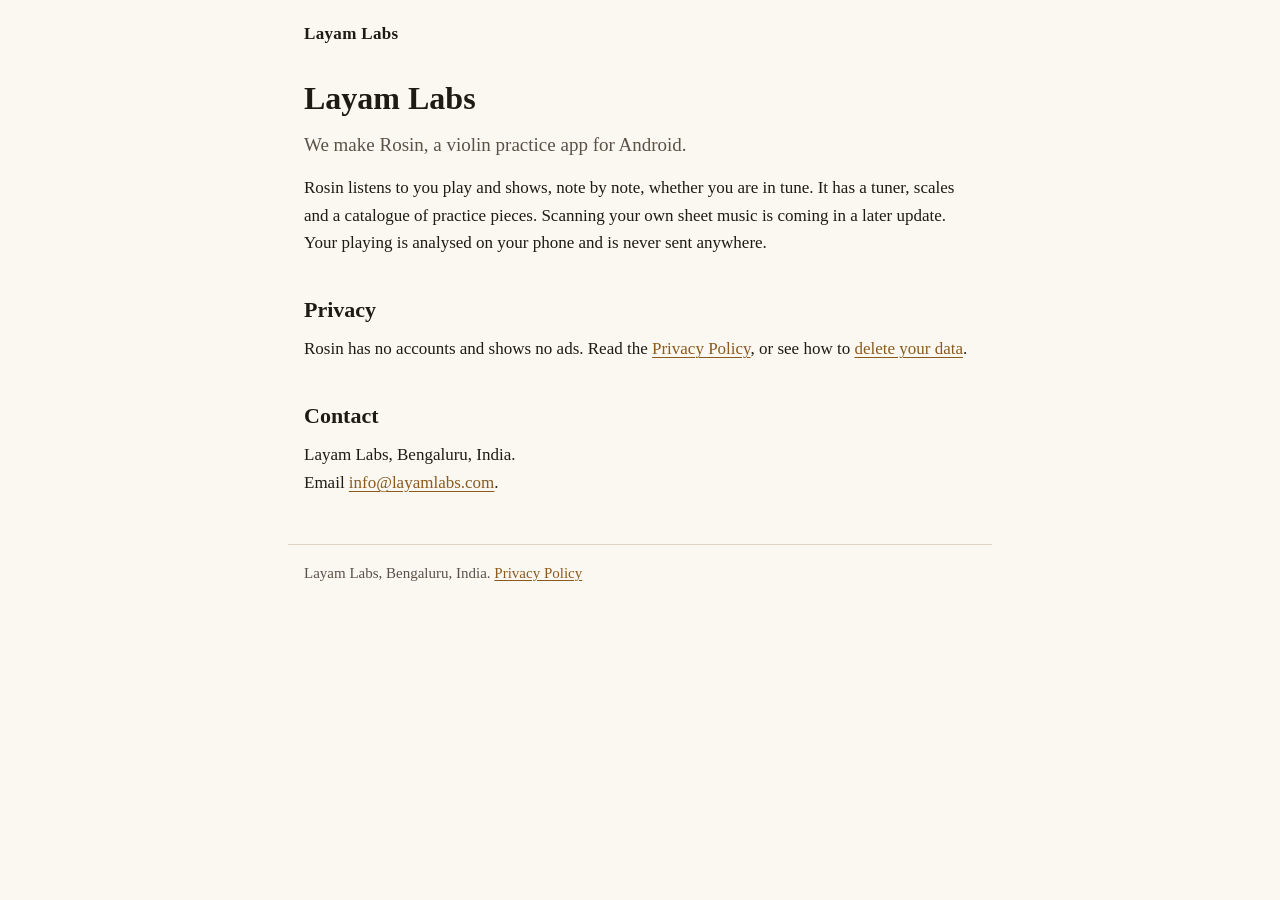
<file: index.html>
<!doctype html>
<html lang="en">
<head>
<meta charset="utf-8">
<meta name="viewport" content="width=device-width, initial-scale=1">
<title>Layam Labs</title>
<meta name="description" content="Layam Labs makes Rosin, a violin practice app.">
<link rel="stylesheet" href="styles.css">
</head>
<body>
<header class="site"><a class="brand" href="./">Layam Labs</a></header>
<main>
<h1>Layam Labs</h1>
<p class="lead">We make Rosin, a violin practice app for Android.</p>
<p>Rosin listens to you play and shows, note by note, whether you are in tune. It has a tuner, scales and a catalogue of practice pieces. Scanning your own sheet music is coming in a later update. Your playing is analysed on your phone and is never sent anywhere.</p>
<h2>Privacy</h2>
<p>Rosin has no accounts and shows no ads. Read the <a href="privacy/">Privacy Policy</a>, or see how to <a href="delete-data/">delete your data</a>.</p>
<h2>Contact</h2>
<p>Layam Labs, Bengaluru, India.<br>
Email <a href="mailto:info@layamlabs.com">info@layamlabs.com</a>.</p>
</main>
<footer class="site"><p>Layam Labs, Bengaluru, India. <a href="privacy/">Privacy Policy</a></p></footer>
</body>
</html>
</file>
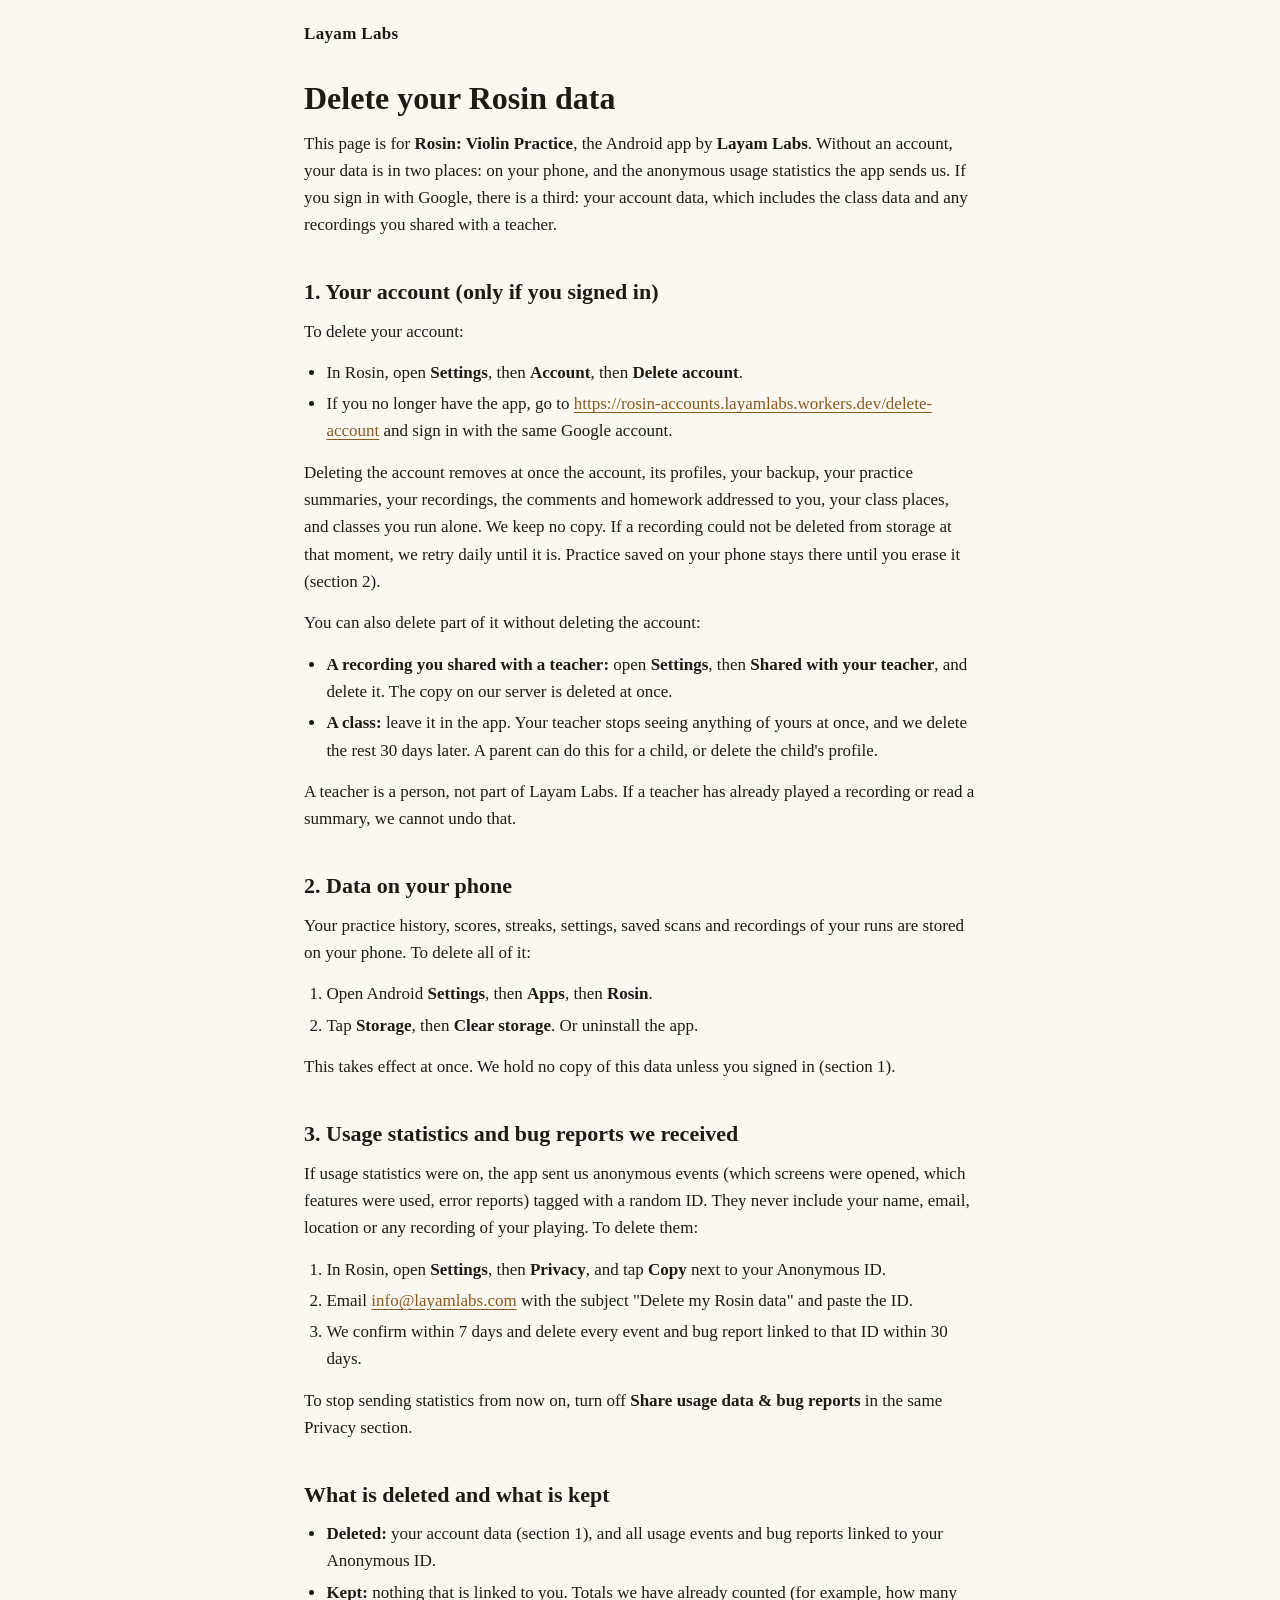
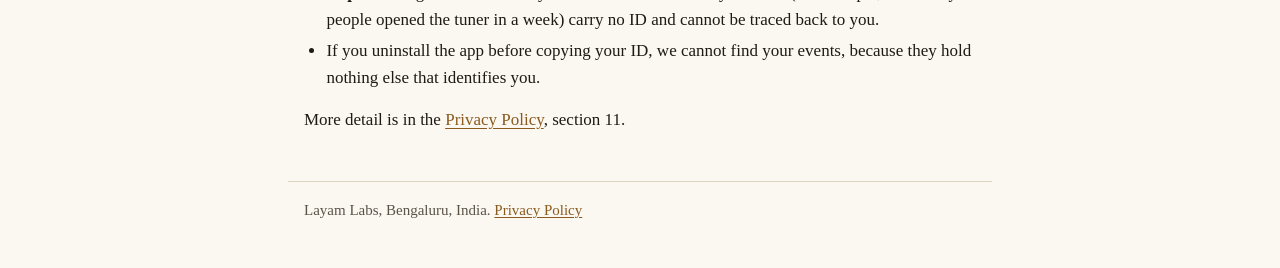
<file: delete-data/index.html>
<!doctype html>
<html lang="en">
<head>
<meta charset="utf-8">
<meta name="viewport" content="width=device-width, initial-scale=1">
<title>Delete your Rosin data, Layam Labs</title>
<meta name="description" content="How to delete the data the Rosin violin practice app holds about you.">
<link rel="stylesheet" href="../styles.css">
</head>
<body>
<header class="site"><a class="brand" href="../">Layam Labs</a></header>
<main class="doc">
<h1>Delete your Rosin data</h1>
<p>This page is for <strong>Rosin: Violin Practice</strong>, the Android app by <strong>Layam Labs</strong>. Without an account, your data is in two places: on your phone, and the anonymous usage statistics the app sends us. If you sign in with Google, there is a third: your account data, which includes the class data and any recordings you shared with a teacher.</p>

<h2>1. Your account (only if you signed in)</h2>
<p>To delete your account:</p>
<ul>
<li>In Rosin, open <strong>Settings</strong>, then <strong>Account</strong>, then <strong>Delete account</strong>.</li>
<li>If you no longer have the app, go to <a href="https://rosin-accounts.layamlabs.workers.dev/delete-account">https://rosin-accounts.layamlabs.workers.dev/delete-account</a> and sign in with the same Google account.</li>
</ul>
<p>Deleting the account removes at once the account, its profiles, your backup, your practice summaries, your recordings, the comments and homework addressed to you, your class places, and classes you run alone. We keep no copy. If a recording could not be deleted from storage at that moment, we retry daily until it is. Practice saved on your phone stays there until you erase it (section 2).</p>
<p>You can also delete part of it without deleting the account:</p>
<ul>
<li><strong>A recording you shared with a teacher:</strong> open <strong>Settings</strong>, then <strong>Shared with your teacher</strong>, and delete it. The copy on our server is deleted at once.</li>
<li><strong>A class:</strong> leave it in the app. Your teacher stops seeing anything of yours at once, and we delete the rest 30 days later. A parent can do this for a child, or delete the child&#39;s profile.</li>
</ul>
<p>A teacher is a person, not part of Layam Labs. If a teacher has already played a recording or read a summary, we cannot undo that.</p>

<h2>2. Data on your phone</h2>
<p>Your practice history, scores, streaks, settings, saved scans and recordings of your runs are stored on your phone. To delete all of it:</p>
<ol>
<li>Open Android <strong>Settings</strong>, then <strong>Apps</strong>, then <strong>Rosin</strong>.</li>
<li>Tap <strong>Storage</strong>, then <strong>Clear storage</strong>. Or uninstall the app.</li>
</ol>
<p>This takes effect at once. We hold no copy of this data unless you signed in (section 1).</p>

<h2>3. Usage statistics and bug reports we received</h2>
<p>If usage statistics were on, the app sent us anonymous events (which screens were opened, which features were used, error reports) tagged with a random ID. They never include your name, email, location or any recording of your playing. To delete them:</p>
<ol>
<li>In Rosin, open <strong>Settings</strong>, then <strong>Privacy</strong>, and tap <strong>Copy</strong> next to your Anonymous ID.</li>
<li>Email <a href="mailto:info@layamlabs.com?subject=Delete%20my%20Rosin%20data">info@layamlabs.com</a> with the subject "Delete my Rosin data" and paste the ID.</li>
<li>We confirm within 7 days and delete every event and bug report linked to that ID within 30 days.</li>
</ol>
<p>To stop sending statistics from now on, turn off <strong>Share usage data &amp; bug reports</strong> in the same Privacy section.</p>

<h2>What is deleted and what is kept</h2>
<ul>
<li><strong>Deleted:</strong> your account data (section 1), and all usage events and bug reports linked to your Anonymous ID.</li>
<li><strong>Kept:</strong> nothing that is linked to you. Totals we have already counted (for example, how many people opened the tuner in a week) carry no ID and cannot be traced back to you.</li>
<li>If you uninstall the app before copying your ID, we cannot find your events, because they hold nothing else that identifies you.</li>
</ul>
<p>More detail is in the <a href="../privacy/">Privacy Policy</a>, section 11.</p>
</main>
<footer class="site"><p>Layam Labs, Bengaluru, India. <a href="../privacy/">Privacy Policy</a></p></footer>
</body>
</html>
</file>
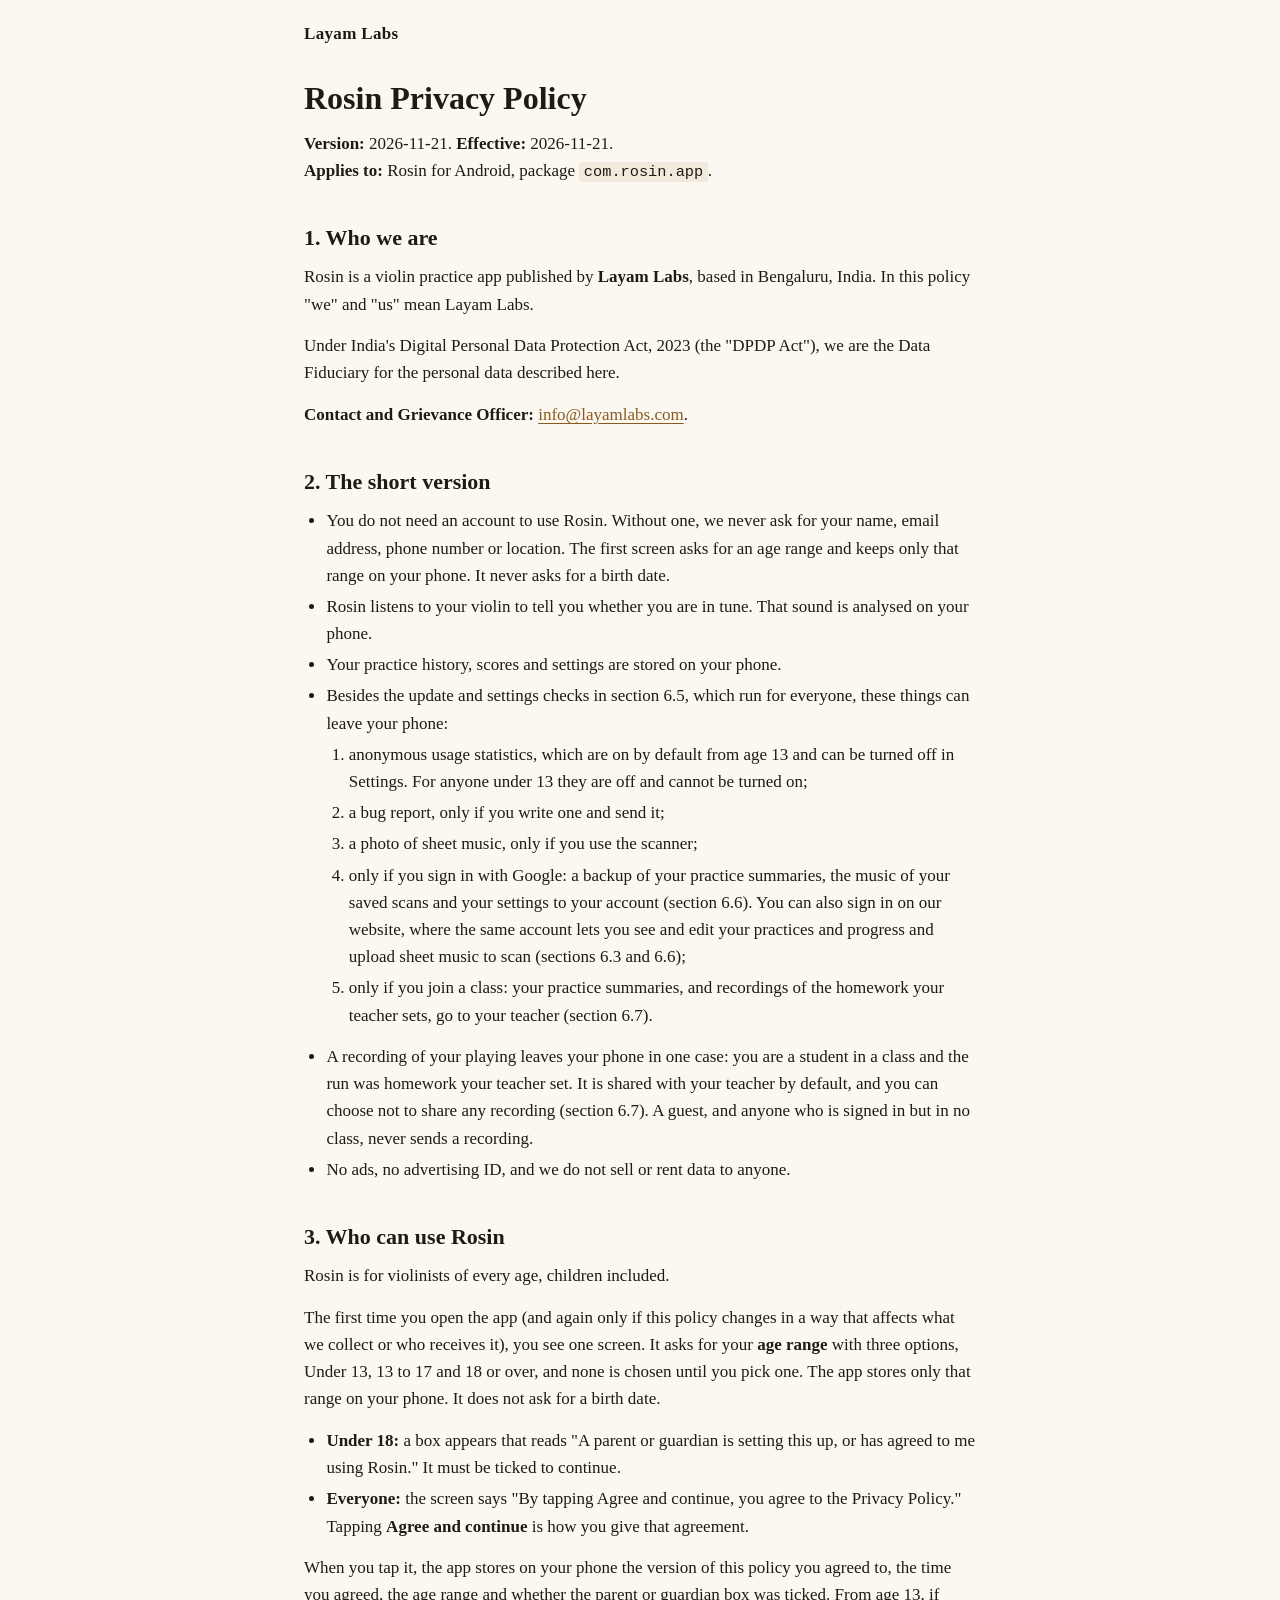
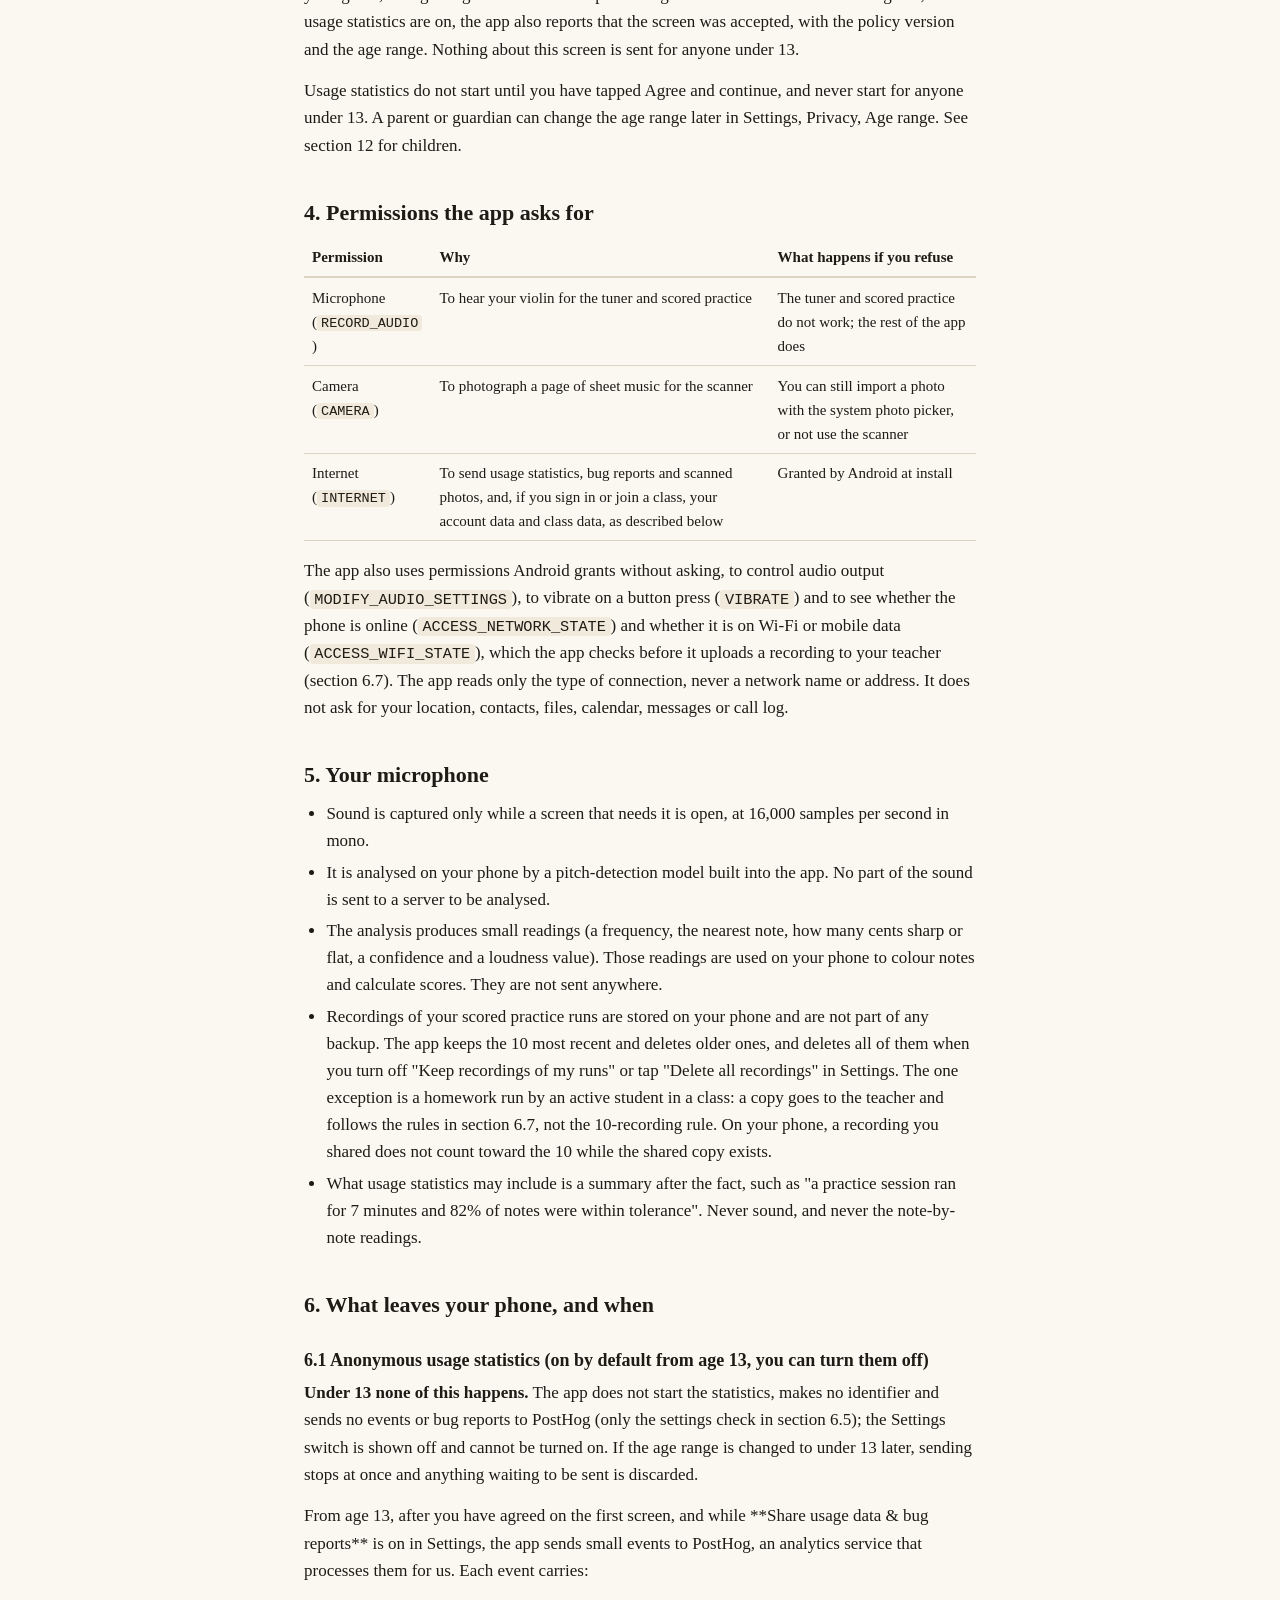
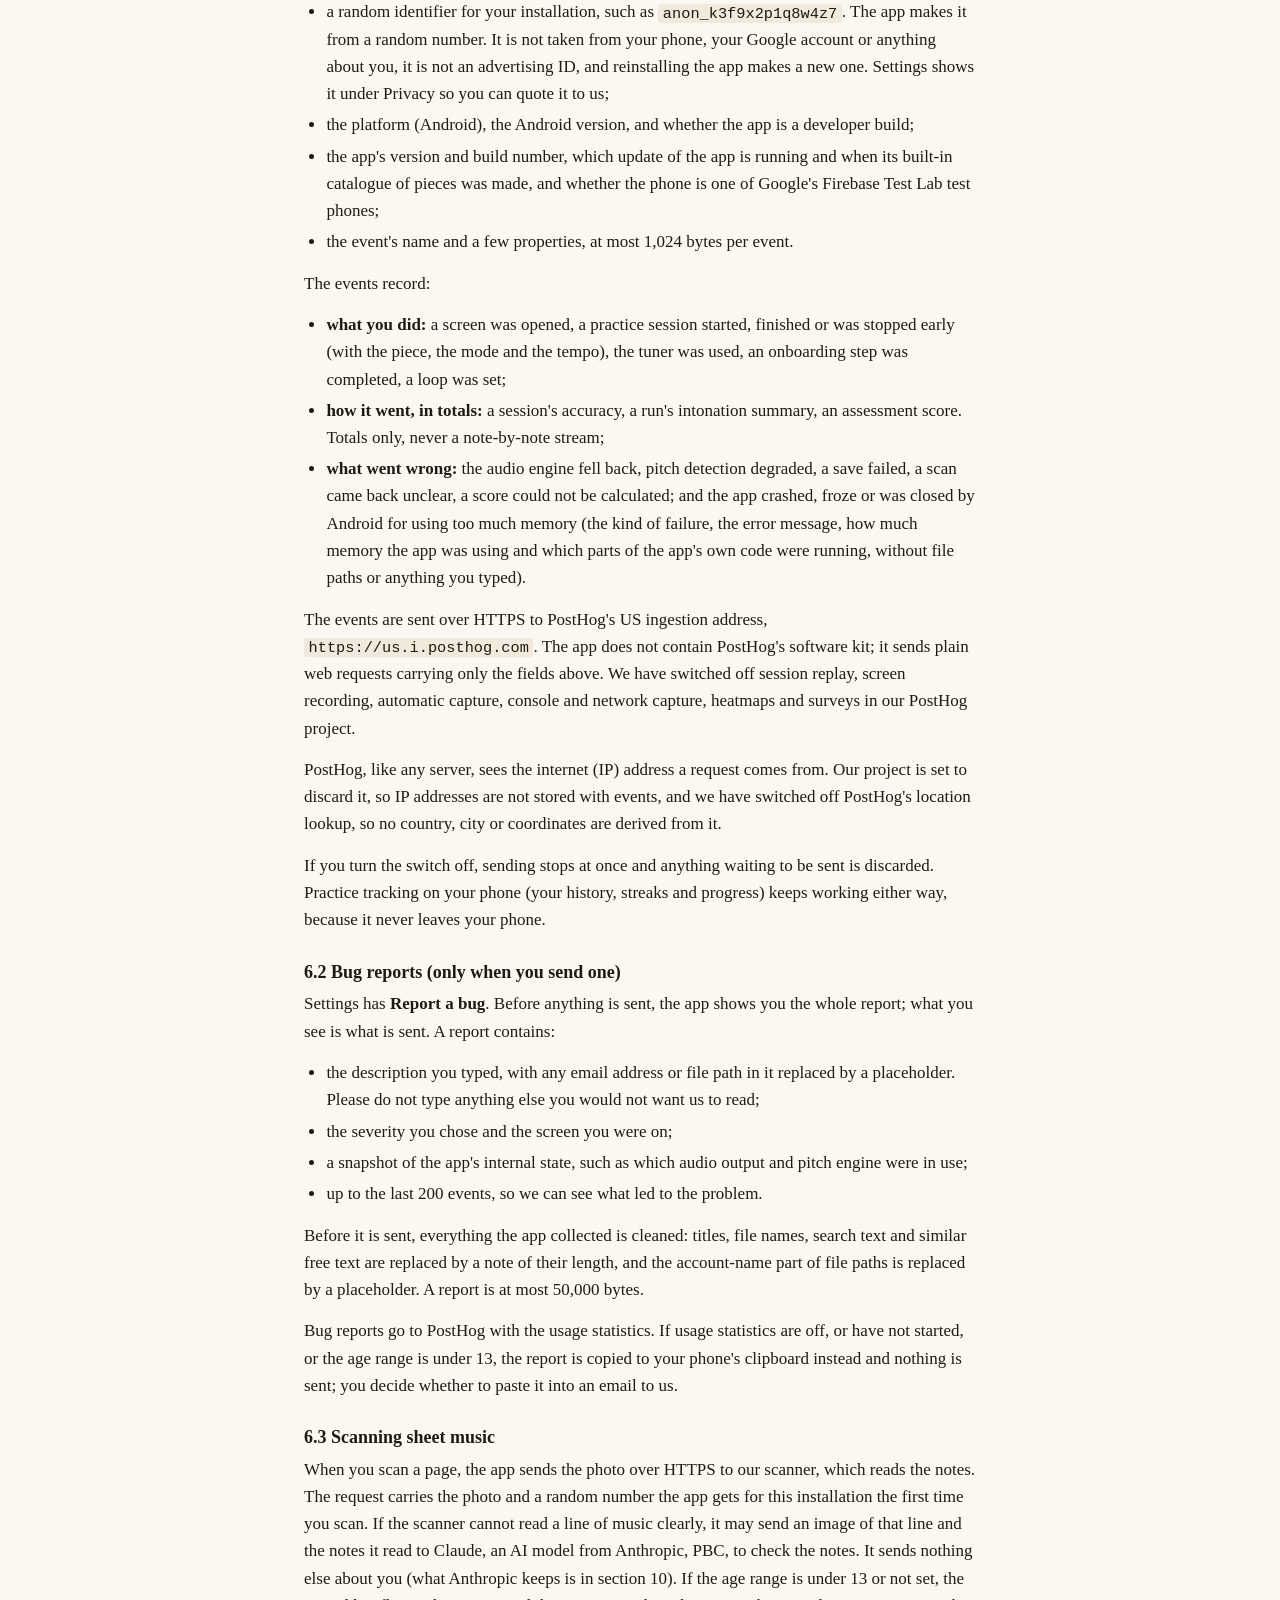
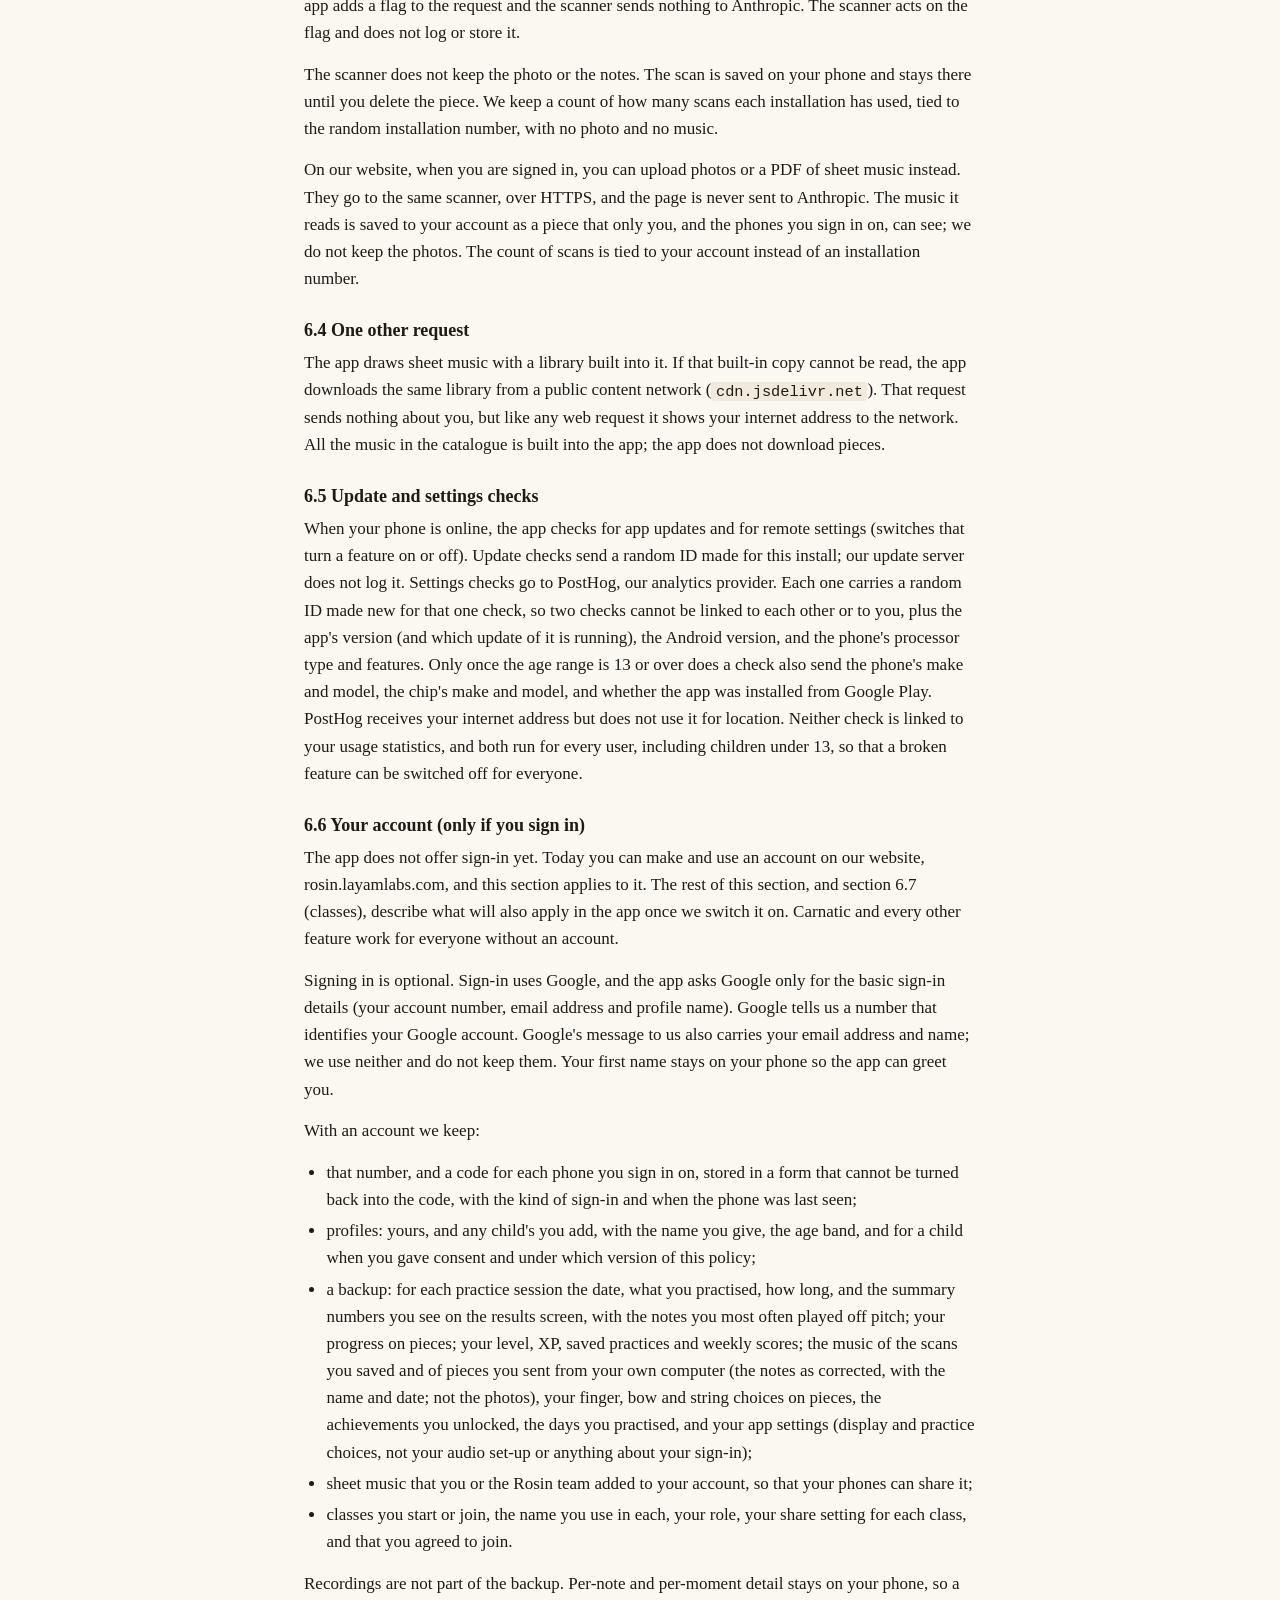
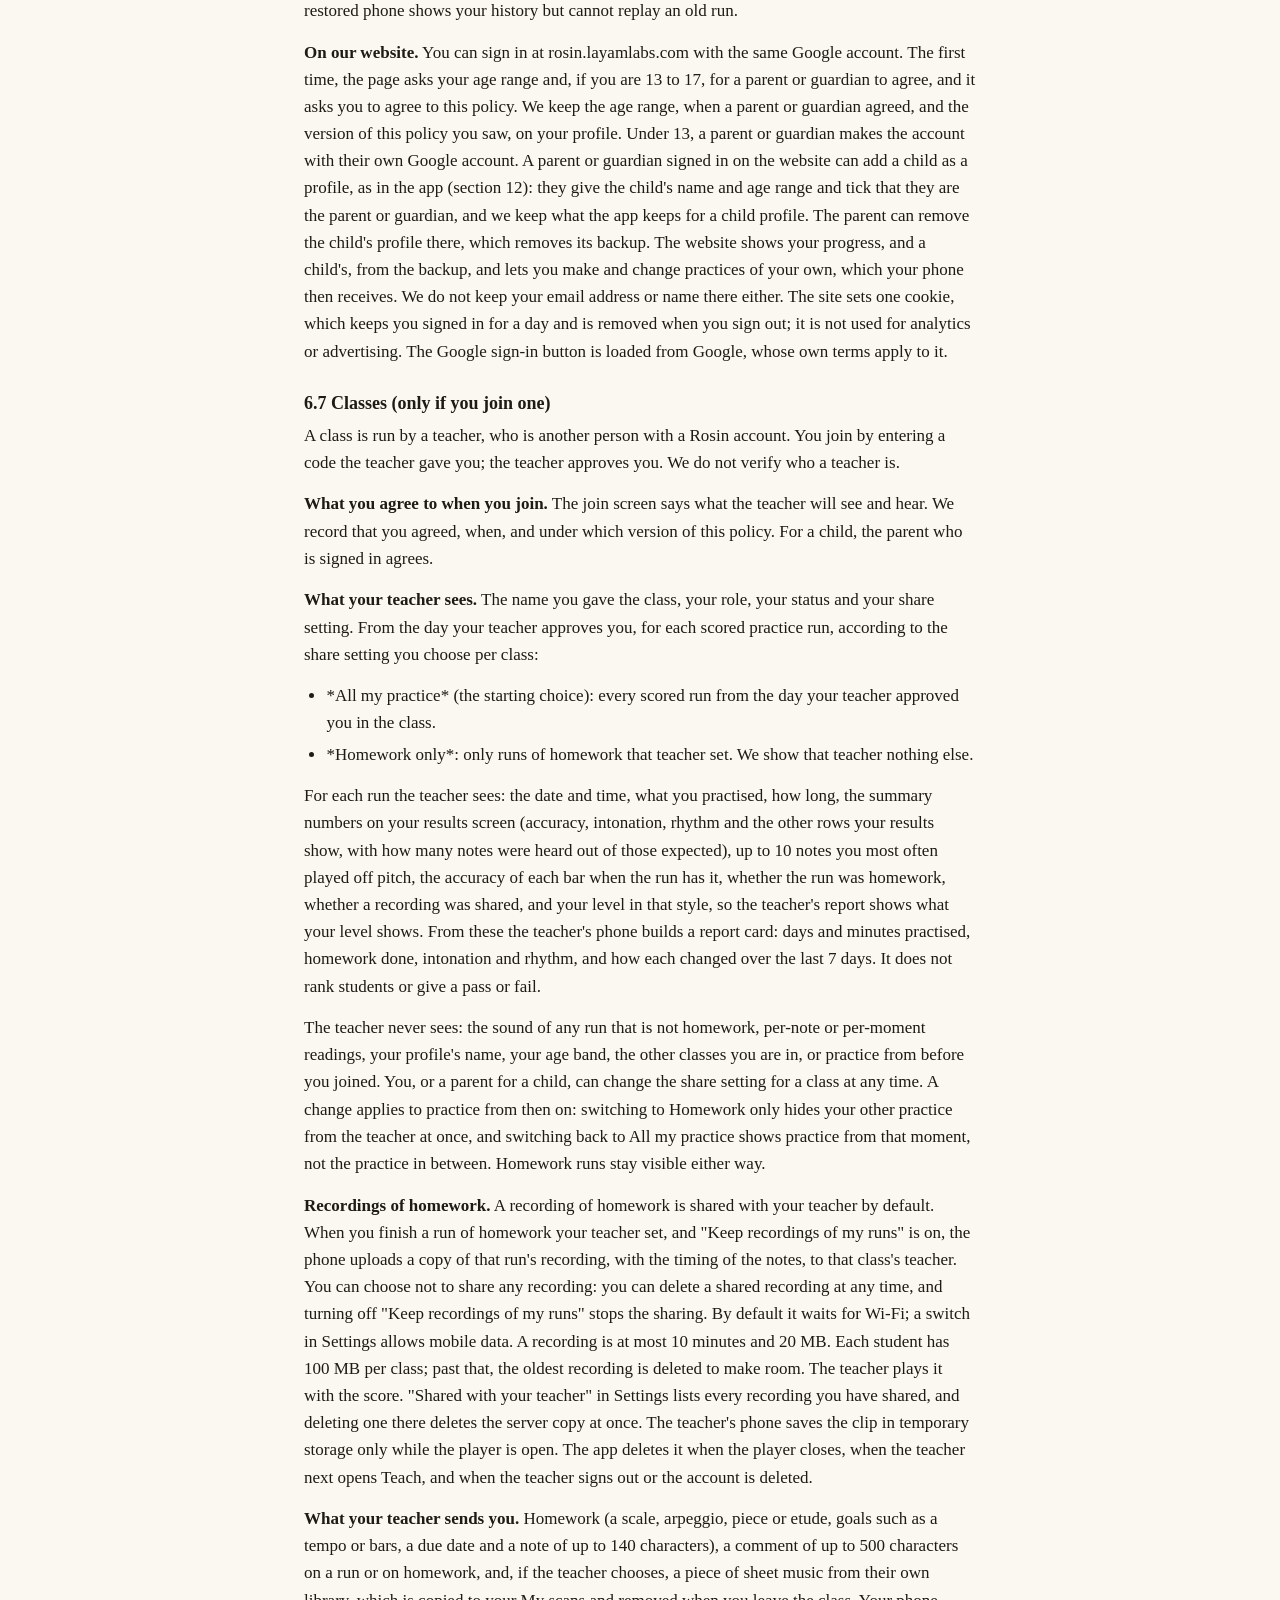
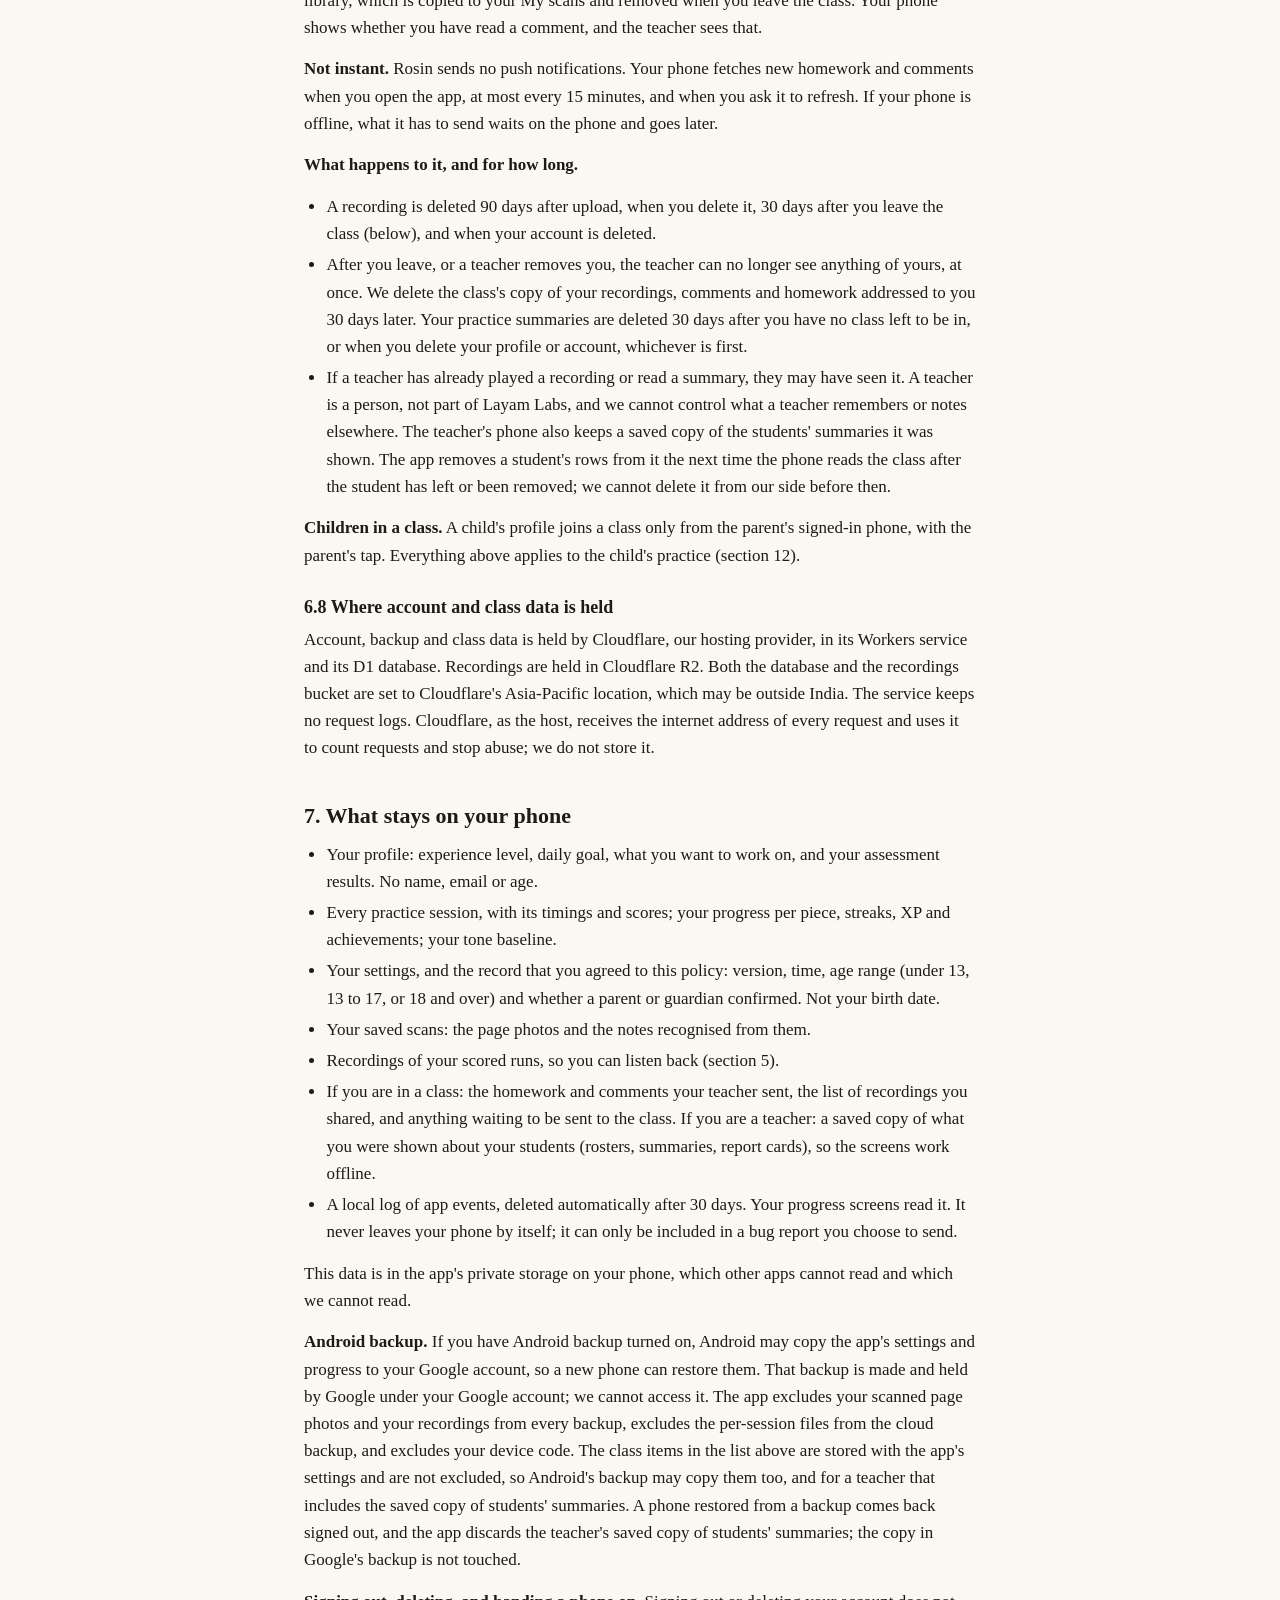
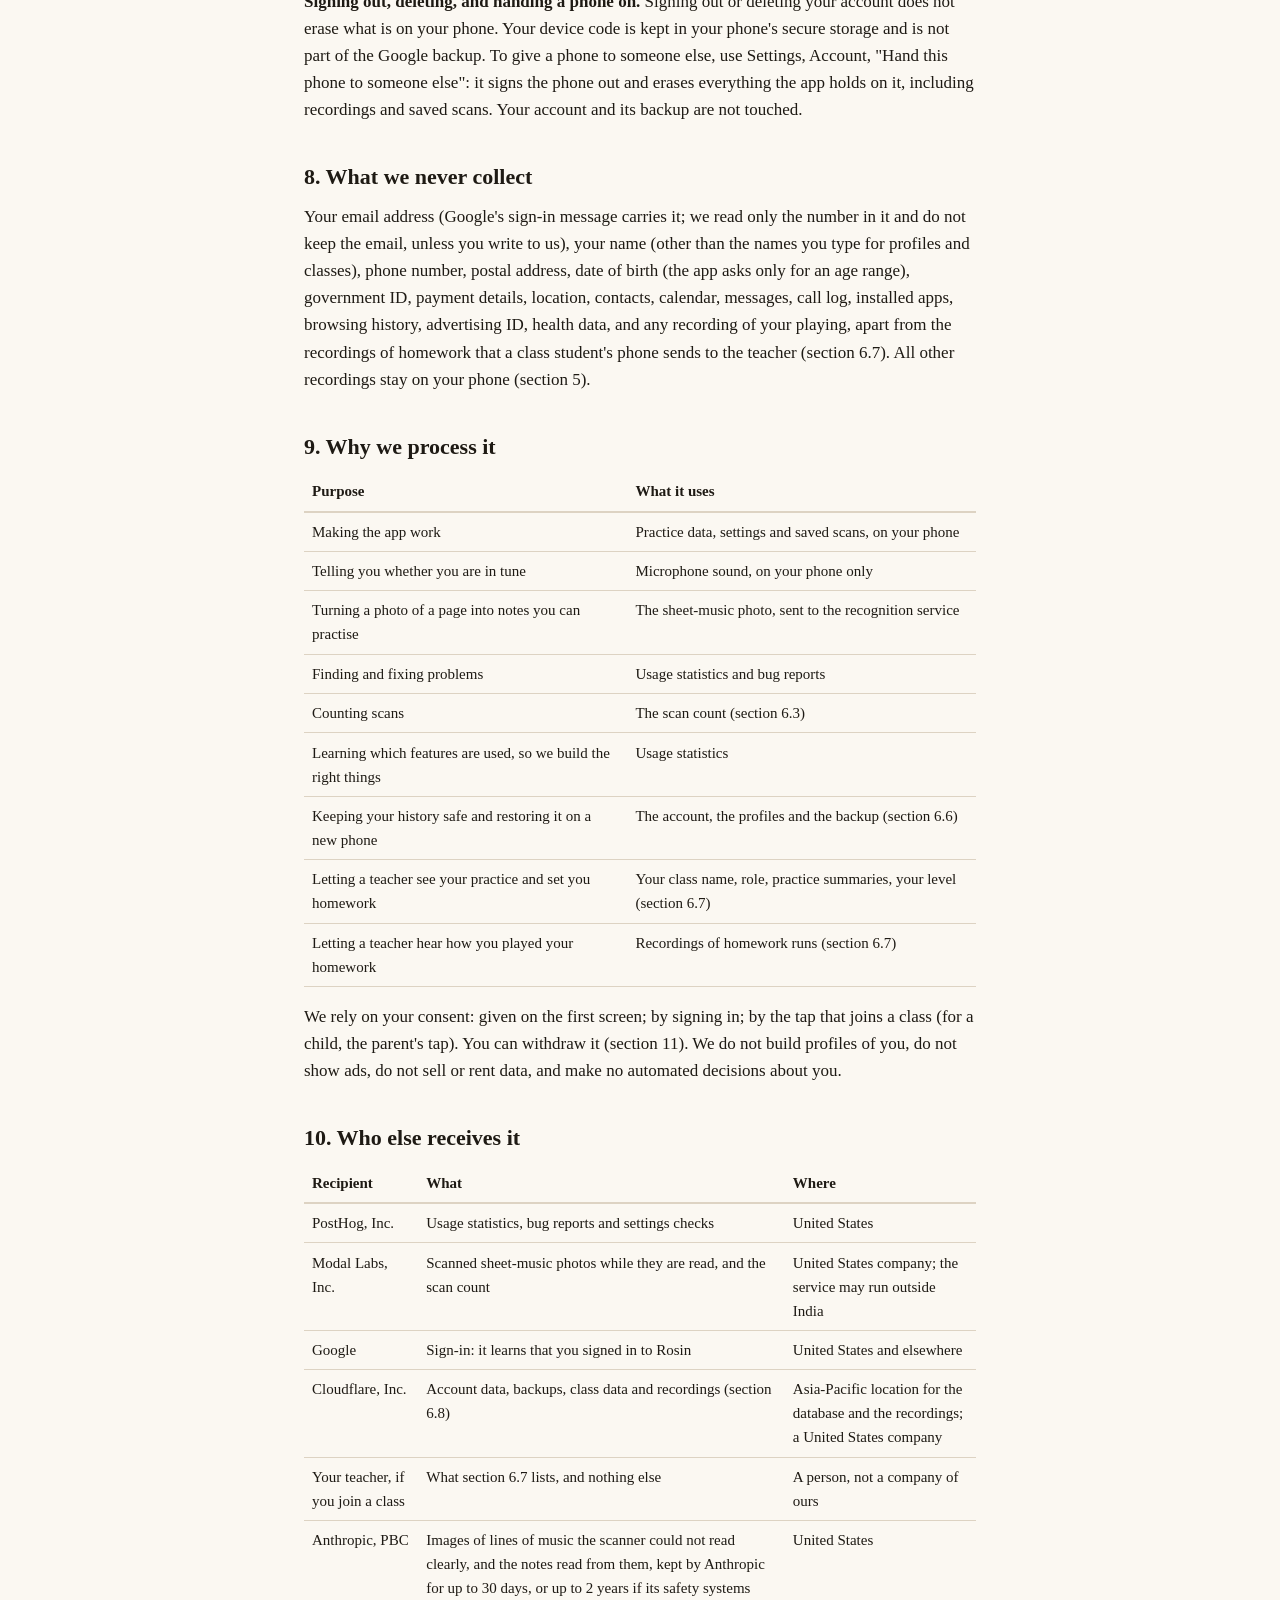
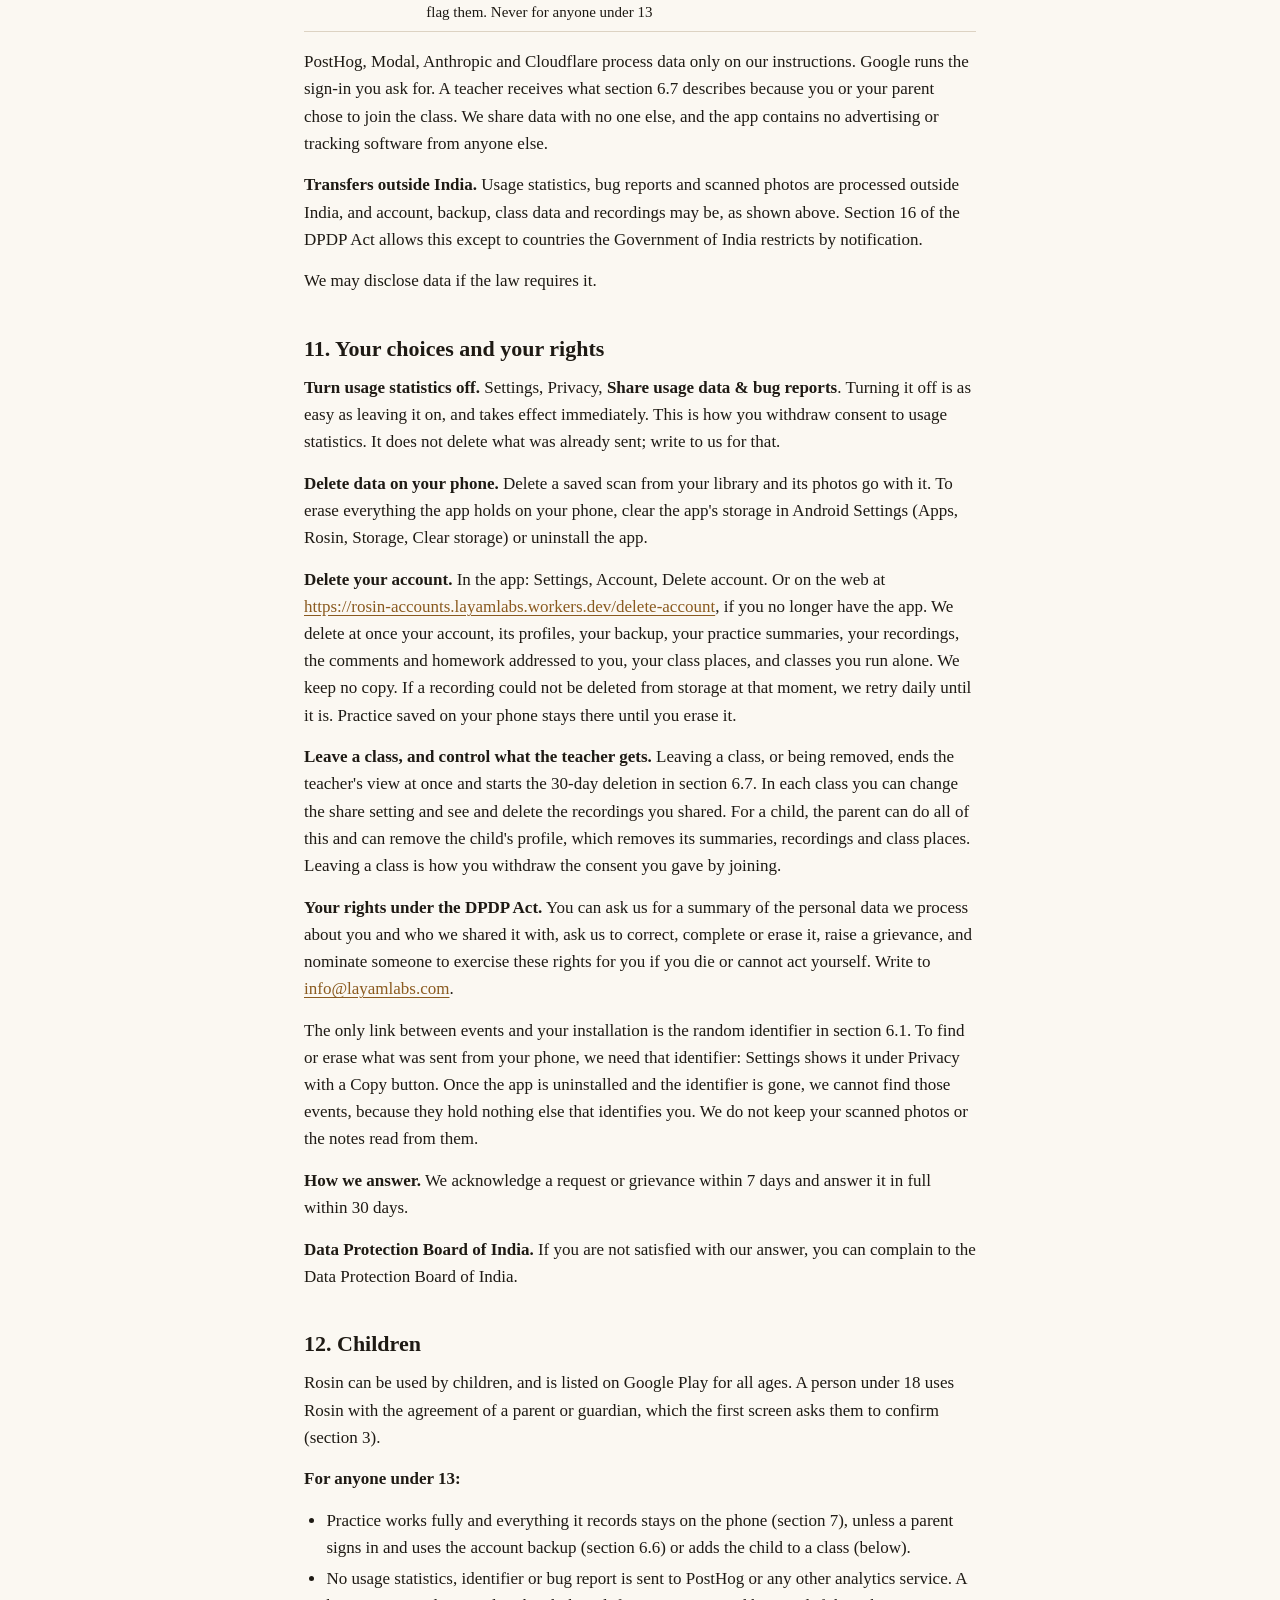
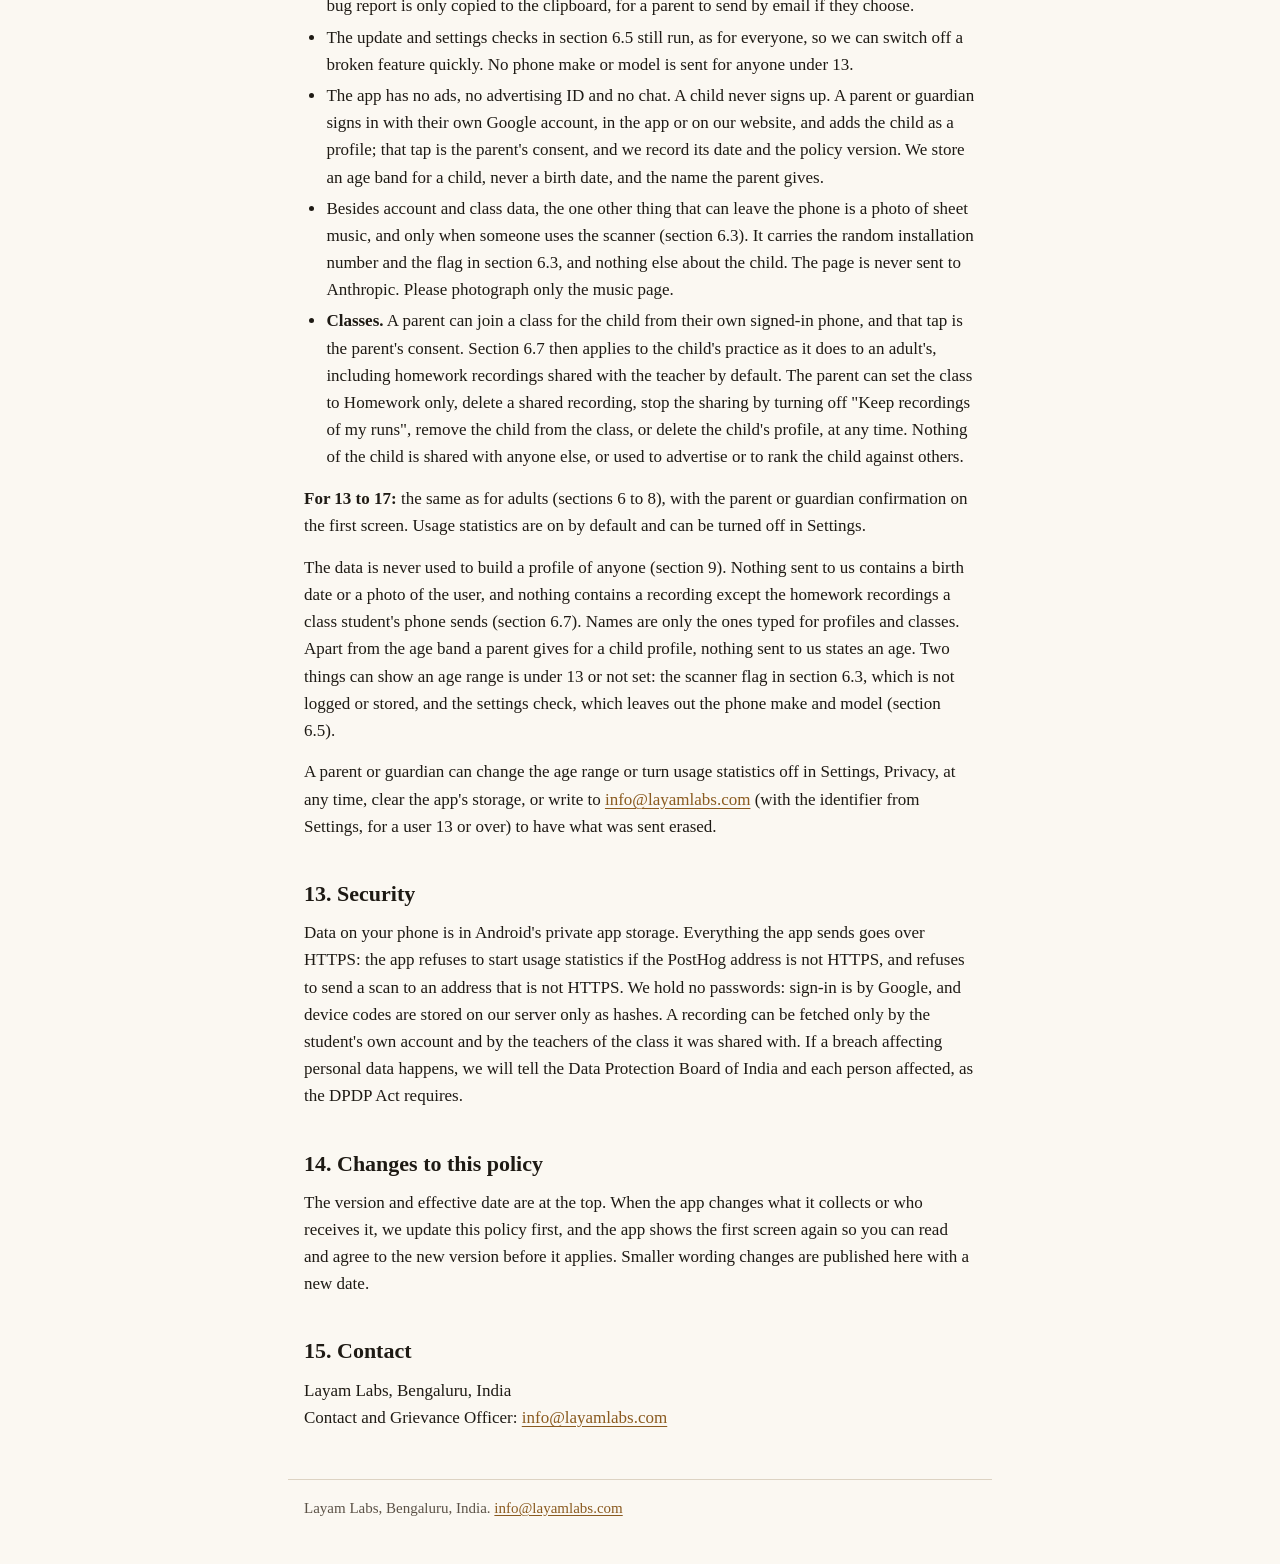
<file: privacy/index.html>
<!doctype html>
<html lang="en">
<head>
<meta charset="utf-8">
<meta name="viewport" content="width=device-width, initial-scale=1">
<title>Rosin Privacy Policy, Layam Labs</title>
<meta name="description" content="How the Rosin violin practice app handles your data.">
<link rel="stylesheet" href="../styles.css">
</head>
<body>
<!-- Generated from docs/legal/privacy-policy-draft.md by scripts/legal/build-policy-page.mjs. Edit the markdown, not this file. -->
<header class="site"><a class="brand" href="../">Layam Labs</a></header>
<main class="doc">
<h1>Rosin Privacy Policy</h1>
<p><strong>Version:</strong> 2026-11-21. <strong>Effective:</strong> 2026-11-21.<br>
<strong>Applies to:</strong> Rosin for Android, package <code>com.rosin.app</code>.</p>
<h2 id="1-who-we-are">1. Who we are</h2>
<p>Rosin is a violin practice app published by <strong>Layam Labs</strong>, based in Bengaluru, India. In this policy &quot;we&quot; and &quot;us&quot; mean Layam Labs.</p>
<p>Under India's Digital Personal Data Protection Act, 2023 (the &quot;DPDP Act&quot;), we are the Data Fiduciary for the personal data described here.</p>
<p><strong>Contact and Grievance Officer:</strong> <a href="mailto:info@layamlabs.com">info@layamlabs.com</a>.</p>
<h2 id="2-the-short-version">2. The short version</h2>
<ul>
<li>You do not need an account to use Rosin. Without one, we never ask for your name, email address, phone number or location. The first screen asks for an age range and keeps only that range on your phone. It never asks for a birth date.</li>
<li>Rosin listens to your violin to tell you whether you are in tune. That sound is analysed on your phone.</li>
<li>Your practice history, scores and settings are stored on your phone.</li>
<li>Besides the update and settings checks in section 6.5, which run for everyone, these things can leave your phone:<ol><li>anonymous usage statistics, which are on by default from age 13 and can be turned off in Settings. For anyone under 13 they are off and cannot be turned on;</li><li>a bug report, only if you write one and send it;</li><li>a photo of sheet music, only if you use the scanner;</li><li>only if you sign in with Google: a backup of your practice summaries, the music of your saved scans and your settings to your account (section 6.6). You can also sign in on our website, where the same account lets you see and edit your practices and progress and upload sheet music to scan (sections 6.3 and 6.6);</li><li>only if you join a class: your practice summaries, and recordings of the homework your teacher sets, go to your teacher (section 6.7).</li></ol></li>
<li>A recording of your playing leaves your phone in one case: you are a student in a class and the run was homework your teacher set. It is shared with your teacher by default, and you can choose not to share any recording (section 6.7). A guest, and anyone who is signed in but in no class, never sends a recording.</li>
<li>No ads, no advertising ID, and we do not sell or rent data to anyone.</li>
</ul>
<h2 id="3-who-can-use-rosin">3. Who can use Rosin</h2>
<p>Rosin is for violinists of every age, children included.</p>
<p>The first time you open the app (and again only if this policy changes in a way that affects what we collect or who receives it), you see one screen. It asks for your <strong>age range</strong> with three options, Under 13, 13 to 17 and 18 or over, and none is chosen until you pick one. The app stores only that range on your phone. It does not ask for a birth date.</p>
<ul>
<li><strong>Under 18:</strong> a box appears that reads &quot;A parent or guardian is setting this up, or has agreed to me using Rosin.&quot; It must be ticked to continue.</li>
<li><strong>Everyone:</strong> the screen says &quot;By tapping Agree and continue, you agree to the Privacy Policy.&quot; Tapping <strong>Agree and continue</strong> is how you give that agreement.</li>
</ul>
<p>When you tap it, the app stores on your phone the version of this policy you agreed to, the time you agreed, the age range and whether the parent or guardian box was ticked. From age 13, if usage statistics are on, the app also reports that the screen was accepted, with the policy version and the age range. Nothing about this screen is sent for anyone under 13.</p>
<p>Usage statistics do not start until you have tapped Agree and continue, and never start for anyone under 13. A parent or guardian can change the age range later in Settings, Privacy, Age range. See section 12 for children.</p>
<h2 id="4-permissions-the-app-asks-for">4. Permissions the app asks for</h2>
<div class="table"><table>
<thead><tr><th scope="col">Permission</th><th scope="col">Why</th><th scope="col">What happens if you refuse</th></tr></thead>
<tbody><tr><td>Microphone (<code>RECORD_AUDIO</code>)</td><td>To hear your violin for the tuner and scored practice</td><td>The tuner and scored practice do not work; the rest of the app does</td></tr>
<tr><td>Camera (<code>CAMERA</code>)</td><td>To photograph a page of sheet music for the scanner</td><td>You can still import a photo with the system photo picker, or not use the scanner</td></tr>
<tr><td>Internet (<code>INTERNET</code>)</td><td>To send usage statistics, bug reports and scanned photos, and, if you sign in or join a class, your account data and class data, as described below</td><td>Granted by Android at install</td></tr></tbody>
</table></div>
<p>The app also uses permissions Android grants without asking, to control audio output (<code>MODIFY_AUDIO_SETTINGS</code>), to vibrate on a button press (<code>VIBRATE</code>) and to see whether the phone is online (<code>ACCESS_NETWORK_STATE</code>) and whether it is on Wi-Fi or mobile data (<code>ACCESS_WIFI_STATE</code>), which the app checks before it uploads a recording to your teacher (section 6.7). The app reads only the type of connection, never a network name or address. It does not ask for your location, contacts, files, calendar, messages or call log.</p>
<h2 id="5-your-microphone">5. Your microphone</h2>
<ul>
<li>Sound is captured only while a screen that needs it is open, at 16,000 samples per second in mono.</li>
<li>It is analysed on your phone by a pitch-detection model built into the app. No part of the sound is sent to a server to be analysed.</li>
<li>The analysis produces small readings (a frequency, the nearest note, how many cents sharp or flat, a confidence and a loudness value). Those readings are used on your phone to colour notes and calculate scores. They are not sent anywhere.</li>
<li>Recordings of your scored practice runs are stored on your phone and are not part of any backup. The app keeps the 10 most recent and deletes older ones, and deletes all of them when you turn off &quot;Keep recordings of my runs&quot; or tap &quot;Delete all recordings&quot; in Settings. The one exception is a homework run by an active student in a class: a copy goes to the teacher and follows the rules in section 6.7, not the 10-recording rule. On your phone, a recording you shared does not count toward the 10 while the shared copy exists.</li>
<li>What usage statistics may include is a summary after the fact, such as &quot;a practice session ran for 7 minutes and 82% of notes were within tolerance&quot;. Never sound, and never the note-by-note readings.</li>
</ul>
<h2 id="6-what-leaves-your-phone-and-when">6. What leaves your phone, and when</h2>
<h3 id="6-1-anonymous-usage-statistics-on-by-default-from-age-13-you-can-turn-them-off">6.1 Anonymous usage statistics (on by default from age 13, you can turn them off)</h3>
<p><strong>Under 13 none of this happens.</strong> The app does not start the statistics, makes no identifier and sends no events or bug reports to PostHog (only the settings check in section 6.5); the Settings switch is shown off and cannot be turned on. If the age range is changed to under 13 later, sending stops at once and anything waiting to be sent is discarded.</p>
<p>From age 13, after you have agreed on the first screen, and while **Share usage data &amp; bug reports** is on in Settings, the app sends small events to PostHog, an analytics service that processes them for us. Each event carries:</p>
<ul>
<li>a random identifier for your installation, such as <code>anon_k3f9x2p1q8w4z7</code>. The app makes it from a random number. It is not taken from your phone, your Google account or anything about you, it is not an advertising ID, and reinstalling the app makes a new one. Settings shows it under Privacy so you can quote it to us;</li>
<li>the platform (Android), the Android version, and whether the app is a developer build;</li>
<li>the app's version and build number, which update of the app is running and when its built-in catalogue of pieces was made, and whether the phone is one of Google's Firebase Test Lab test phones;</li>
<li>the event's name and a few properties, at most 1,024 bytes per event.</li>
</ul>
<p>The events record:</p>
<ul>
<li><strong>what you did:</strong> a screen was opened, a practice session started, finished or was stopped early (with the piece, the mode and the tempo), the tuner was used, an onboarding step was completed, a loop was set;</li>
<li><strong>how it went, in totals:</strong> a session's accuracy, a run's intonation summary, an assessment score. Totals only, never a note-by-note stream;</li>
<li><strong>what went wrong:</strong> the audio engine fell back, pitch detection degraded, a save failed, a scan came back unclear, a score could not be calculated; and the app crashed, froze or was closed by Android for using too much memory (the kind of failure, the error message, how much memory the app was using and which parts of the app's own code were running, without file paths or anything you typed).</li>
</ul>
<p>The events are sent over HTTPS to PostHog's US ingestion address, <code>https://us.i.posthog.com</code>. The app does not contain PostHog's software kit; it sends plain web requests carrying only the fields above. We have switched off session replay, screen recording, automatic capture, console and network capture, heatmaps and surveys in our PostHog project.</p>
<p>PostHog, like any server, sees the internet (IP) address a request comes from. Our project is set to discard it, so IP addresses are not stored with events, and we have switched off PostHog's location lookup, so no country, city or coordinates are derived from it.</p>
<p>If you turn the switch off, sending stops at once and anything waiting to be sent is discarded. Practice tracking on your phone (your history, streaks and progress) keeps working either way, because it never leaves your phone.</p>
<h3 id="6-2-bug-reports-only-when-you-send-one">6.2 Bug reports (only when you send one)</h3>
<p>Settings has <strong>Report a bug</strong>. Before anything is sent, the app shows you the whole report; what you see is what is sent. A report contains:</p>
<ul>
<li>the description you typed, with any email address or file path in it replaced by a placeholder. Please do not type anything else you would not want us to read;</li>
<li>the severity you chose and the screen you were on;</li>
<li>a snapshot of the app's internal state, such as which audio output and pitch engine were in use;</li>
<li>up to the last 200 events, so we can see what led to the problem.</li>
</ul>
<p>Before it is sent, everything the app collected is cleaned: titles, file names, search text and similar free text are replaced by a note of their length, and the account-name part of file paths is replaced by a placeholder. A report is at most 50,000 bytes.</p>
<p>Bug reports go to PostHog with the usage statistics. If usage statistics are off, or have not started, or the age range is under 13, the report is copied to your phone's clipboard instead and nothing is sent; you decide whether to paste it into an email to us.</p>
<h3 id="6-3-scanning-sheet-music">6.3 Scanning sheet music</h3>
<p>When you scan a page, the app sends the photo over HTTPS to our scanner, which reads the notes. The request carries the photo and a random number the app gets for this installation the first time you scan. If the scanner cannot read a line of music clearly, it may send an image of that line and the notes it read to Claude, an AI model from Anthropic, PBC, to check the notes. It sends nothing else about you (what Anthropic keeps is in section 10). If the age range is under 13 or not set, the app adds a flag to the request and the scanner sends nothing to Anthropic. The scanner acts on the flag and does not log or store it.</p>
<p>The scanner does not keep the photo or the notes. The scan is saved on your phone and stays there until you delete the piece. We keep a count of how many scans each installation has used, tied to the random installation number, with no photo and no music.</p>
<p>On our website, when you are signed in, you can upload photos or a PDF of sheet music instead. They go to the same scanner, over HTTPS, and the page is never sent to Anthropic. The music it reads is saved to your account as a piece that only you, and the phones you sign in on, can see; we do not keep the photos. The count of scans is tied to your account instead of an installation number.</p>
<h3 id="6-4-one-other-request">6.4 One other request</h3>
<p>The app draws sheet music with a library built into it. If that built-in copy cannot be read, the app downloads the same library from a public content network (<code>cdn.jsdelivr.net</code>). That request sends nothing about you, but like any web request it shows your internet address to the network. All the music in the catalogue is built into the app; the app does not download pieces.</p>
<h3 id="6-5-update-and-settings-checks">6.5 Update and settings checks</h3>
<p>When your phone is online, the app checks for app updates and for remote settings (switches that turn a feature on or off). Update checks send a random ID made for this install; our update server does not log it. Settings checks go to PostHog, our analytics provider. Each one carries a random ID made new for that one check, so two checks cannot be linked to each other or to you, plus the app's version (and which update of it is running), the Android version, and the phone's processor type and features. Only once the age range is 13 or over does a check also send the phone's make and model, the chip's make and model, and whether the app was installed from Google Play. PostHog receives your internet address but does not use it for location. Neither check is linked to your usage statistics, and both run for every user, including children under 13, so that a broken feature can be switched off for everyone.</p>
<h3 id="6-6-your-account-only-if-you-sign-in">6.6 Your account (only if you sign in)</h3>
<p>The app does not offer sign-in yet. Today you can make and use an account on our website, rosin.layamlabs.com, and this section applies to it. The rest of this section, and section 6.7 (classes), describe what will also apply in the app once we switch it on. Carnatic and every other feature work for everyone without an account.</p>
<p>Signing in is optional. Sign-in uses Google, and the app asks Google only for the basic sign-in details (your account number, email address and profile name). Google tells us a number that identifies your Google account. Google's message to us also carries your email address and name; we use neither and do not keep them. Your first name stays on your phone so the app can greet you.</p>
<p>With an account we keep:</p>
<ul>
<li>that number, and a code for each phone you sign in on, stored in a form that cannot be turned back into the code, with the kind of sign-in and when the phone was last seen;</li>
<li>profiles: yours, and any child's you add, with the name you give, the age band, and for a child when you gave consent and under which version of this policy;</li>
<li>a backup: for each practice session the date, what you practised, how long, and the summary numbers you see on the results screen, with the notes you most often played off pitch; your progress on pieces; your level, XP, saved practices and weekly scores; the music of the scans you saved and of pieces you sent from your own computer (the notes as corrected, with the name and date; not the photos), your finger, bow and string choices on pieces, the achievements you unlocked, the days you practised, and your app settings (display and practice choices, not your audio set-up or anything about your sign-in);</li>
<li>sheet music that you or the Rosin team added to your account, so that your phones can share it;</li>
<li>classes you start or join, the name you use in each, your role, your share setting for each class, and that you agreed to join.</li>
</ul>
<p>Recordings are not part of the backup. Per-note and per-moment detail stays on your phone, so a restored phone shows your history but cannot replay an old run.</p>
<p><strong>On our website.</strong> You can sign in at rosin.layamlabs.com with the same Google account. The first time, the page asks your age range and, if you are 13 to 17, for a parent or guardian to agree, and it asks you to agree to this policy. We keep the age range, when a parent or guardian agreed, and the version of this policy you saw, on your profile. Under 13, a parent or guardian makes the account with their own Google account. A parent or guardian signed in on the website can add a child as a profile, as in the app (section 12): they give the child's name and age range and tick that they are the parent or guardian, and we keep what the app keeps for a child profile. The parent can remove the child's profile there, which removes its backup. The website shows your progress, and a child's, from the backup, and lets you make and change practices of your own, which your phone then receives. We do not keep your email address or name there either. The site sets one cookie, which keeps you signed in for a day and is removed when you sign out; it is not used for analytics or advertising. The Google sign-in button is loaded from Google, whose own terms apply to it.</p>
<h3 id="6-7-classes-only-if-you-join-one">6.7 Classes (only if you join one)</h3>
<p>A class is run by a teacher, who is another person with a Rosin account. You join by entering a code the teacher gave you; the teacher approves you. We do not verify who a teacher is.</p>
<p><strong>What you agree to when you join.</strong> The join screen says what the teacher will see and hear. We record that you agreed, when, and under which version of this policy. For a child, the parent who is signed in agrees.</p>
<p><strong>What your teacher sees.</strong> The name you gave the class, your role, your status and your share setting. From the day your teacher approves you, for each scored practice run, according to the share setting you choose per class:</p>
<ul>
<li>*All my practice* (the starting choice): every scored run from the day your teacher approved you in the class.</li>
<li>*Homework only*: only runs of homework that teacher set. We show that teacher nothing else.</li>
</ul>
<p>For each run the teacher sees: the date and time, what you practised, how long, the summary numbers on your results screen (accuracy, intonation, rhythm and the other rows your results show, with how many notes were heard out of those expected), up to 10 notes you most often played off pitch, the accuracy of each bar when the run has it, whether the run was homework, whether a recording was shared, and your level in that style, so the teacher's report shows what your level shows. From these the teacher's phone builds a report card: days and minutes practised, homework done, intonation and rhythm, and how each changed over the last 7 days. It does not rank students or give a pass or fail.</p>
<p>The teacher never sees: the sound of any run that is not homework, per-note or per-moment readings, your profile's name, your age band, the other classes you are in, or practice from before you joined. You, or a parent for a child, can change the share setting for a class at any time. A change applies to practice from then on: switching to Homework only hides your other practice from the teacher at once, and switching back to All my practice shows practice from that moment, not the practice in between. Homework runs stay visible either way.</p>
<p><strong>Recordings of homework.</strong> A recording of homework is shared with your teacher by default. When you finish a run of homework your teacher set, and &quot;Keep recordings of my runs&quot; is on, the phone uploads a copy of that run's recording, with the timing of the notes, to that class's teacher. You can choose not to share any recording: you can delete a shared recording at any time, and turning off &quot;Keep recordings of my runs&quot; stops the sharing. By default it waits for Wi-Fi; a switch in Settings allows mobile data. A recording is at most 10 minutes and 20 MB. Each student has 100 MB per class; past that, the oldest recording is deleted to make room. The teacher plays it with the score. &quot;Shared with your teacher&quot; in Settings lists every recording you have shared, and deleting one there deletes the server copy at once. The teacher's phone saves the clip in temporary storage only while the player is open. The app deletes it when the player closes, when the teacher next opens Teach, and when the teacher signs out or the account is deleted.</p>
<p><strong>What your teacher sends you.</strong> Homework (a scale, arpeggio, piece or etude, goals such as a tempo or bars, a due date and a note of up to 140 characters), a comment of up to 500 characters on a run or on homework, and, if the teacher chooses, a piece of sheet music from their own library, which is copied to your My scans and removed when you leave the class. Your phone shows whether you have read a comment, and the teacher sees that.</p>
<p><strong>Not instant.</strong> Rosin sends no push notifications. Your phone fetches new homework and comments when you open the app, at most every 15 minutes, and when you ask it to refresh. If your phone is offline, what it has to send waits on the phone and goes later.</p>
<p><strong>What happens to it, and for how long.</strong></p>
<ul>
<li>A recording is deleted 90 days after upload, when you delete it, 30 days after you leave the class (below), and when your account is deleted.</li>
<li>After you leave, or a teacher removes you, the teacher can no longer see anything of yours, at once. We delete the class's copy of your recordings, comments and homework addressed to you 30 days later. Your practice summaries are deleted 30 days after you have no class left to be in, or when you delete your profile or account, whichever is first.</li>
<li>If a teacher has already played a recording or read a summary, they may have seen it. A teacher is a person, not part of Layam Labs, and we cannot control what a teacher remembers or notes elsewhere. The teacher's phone also keeps a saved copy of the students' summaries it was shown. The app removes a student's rows from it the next time the phone reads the class after the student has left or been removed; we cannot delete it from our side before then.</li>
</ul>
<p><strong>Children in a class.</strong> A child's profile joins a class only from the parent's signed-in phone, with the parent's tap. Everything above applies to the child's practice (section 12).</p>
<h3 id="6-8-where-account-and-class-data-is-held">6.8 Where account and class data is held</h3>
<p>Account, backup and class data is held by Cloudflare, our hosting provider, in its Workers service and its D1 database. Recordings are held in Cloudflare R2. Both the database and the recordings bucket are set to Cloudflare's Asia-Pacific location, which may be outside India. The service keeps no request logs. Cloudflare, as the host, receives the internet address of every request and uses it to count requests and stop abuse; we do not store it.</p>
<h2 id="7-what-stays-on-your-phone">7. What stays on your phone</h2>
<ul>
<li>Your profile: experience level, daily goal, what you want to work on, and your assessment results. No name, email or age.</li>
<li>Every practice session, with its timings and scores; your progress per piece, streaks, XP and achievements; your tone baseline.</li>
<li>Your settings, and the record that you agreed to this policy: version, time, age range (under 13, 13 to 17, or 18 and over) and whether a parent or guardian confirmed. Not your birth date.</li>
<li>Your saved scans: the page photos and the notes recognised from them.</li>
<li>Recordings of your scored runs, so you can listen back (section 5).</li>
<li>If you are in a class: the homework and comments your teacher sent, the list of recordings you shared, and anything waiting to be sent to the class. If you are a teacher: a saved copy of what you were shown about your students (rosters, summaries, report cards), so the screens work offline.</li>
<li>A local log of app events, deleted automatically after 30 days. Your progress screens read it. It never leaves your phone by itself; it can only be included in a bug report you choose to send.</li>
</ul>
<p>This data is in the app's private storage on your phone, which other apps cannot read and which we cannot read.</p>
<p><strong>Android backup.</strong> If you have Android backup turned on, Android may copy the app's settings and progress to your Google account, so a new phone can restore them. That backup is made and held by Google under your Google account; we cannot access it. The app excludes your scanned page photos and your recordings from every backup, excludes the per-session files from the cloud backup, and excludes your device code. The class items in the list above are stored with the app's settings and are not excluded, so Android's backup may copy them too, and for a teacher that includes the saved copy of students' summaries. A phone restored from a backup comes back signed out, and the app discards the teacher's saved copy of students' summaries; the copy in Google's backup is not touched.</p>
<p><strong>Signing out, deleting, and handing a phone on.</strong> Signing out or deleting your account does not erase what is on your phone. Your device code is kept in your phone's secure storage and is not part of the Google backup. To give a phone to someone else, use Settings, Account, &quot;Hand this phone to someone else&quot;: it signs the phone out and erases everything the app holds on it, including recordings and saved scans. Your account and its backup are not touched.</p>
<h2 id="8-what-we-never-collect">8. What we never collect</h2>
<p>Your email address (Google's sign-in message carries it; we read only the number in it and do not keep the email, unless you write to us), your name (other than the names you type for profiles and classes), phone number, postal address, date of birth (the app asks only for an age range), government ID, payment details, location, contacts, calendar, messages, call log, installed apps, browsing history, advertising ID, health data, and any recording of your playing, apart from the recordings of homework that a class student's phone sends to the teacher (section 6.7). All other recordings stay on your phone (section 5).</p>
<h2 id="9-why-we-process-it">9. Why we process it</h2>
<div class="table"><table>
<thead><tr><th scope="col">Purpose</th><th scope="col">What it uses</th></tr></thead>
<tbody><tr><td>Making the app work</td><td>Practice data, settings and saved scans, on your phone</td></tr>
<tr><td>Telling you whether you are in tune</td><td>Microphone sound, on your phone only</td></tr>
<tr><td>Turning a photo of a page into notes you can practise</td><td>The sheet-music photo, sent to the recognition service</td></tr>
<tr><td>Finding and fixing problems</td><td>Usage statistics and bug reports</td></tr>
<tr><td>Counting scans</td><td>The scan count (section 6.3)</td></tr>
<tr><td>Learning which features are used, so we build the right things</td><td>Usage statistics</td></tr>
<tr><td>Keeping your history safe and restoring it on a new phone</td><td>The account, the profiles and the backup (section 6.6)</td></tr>
<tr><td>Letting a teacher see your practice and set you homework</td><td>Your class name, role, practice summaries, your level (section 6.7)</td></tr>
<tr><td>Letting a teacher hear how you played your homework</td><td>Recordings of homework runs (section 6.7)</td></tr></tbody>
</table></div>
<p>We rely on your consent: given on the first screen; by signing in; by the tap that joins a class (for a child, the parent's tap). You can withdraw it (section 11). We do not build profiles of you, do not show ads, do not sell or rent data, and make no automated decisions about you.</p>
<h2 id="10-who-else-receives-it">10. Who else receives it</h2>
<div class="table"><table>
<thead><tr><th scope="col">Recipient</th><th scope="col">What</th><th scope="col">Where</th></tr></thead>
<tbody><tr><td>PostHog, Inc.</td><td>Usage statistics, bug reports and settings checks</td><td>United States</td></tr>
<tr><td>Modal Labs, Inc.</td><td>Scanned sheet-music photos while they are read, and the scan count</td><td>United States company; the service may run outside India</td></tr>
<tr><td>Google</td><td>Sign-in: it learns that you signed in to Rosin</td><td>United States and elsewhere</td></tr>
<tr><td>Cloudflare, Inc.</td><td>Account data, backups, class data and recordings (section 6.8)</td><td>Asia-Pacific location for the database and the recordings; a United States company</td></tr>
<tr><td>Your teacher, if you join a class</td><td>What section 6.7 lists, and nothing else</td><td>A person, not a company of ours</td></tr>
<tr><td>Anthropic, PBC</td><td>Images of lines of music the scanner could not read clearly, and the notes read from them, kept by Anthropic for up to 30 days, or up to 2 years if its safety systems flag them. Never for anyone under 13</td><td>United States</td></tr></tbody>
</table></div>
<p>PostHog, Modal, Anthropic and Cloudflare process data only on our instructions. Google runs the sign-in you ask for. A teacher receives what section 6.7 describes because you or your parent chose to join the class. We share data with no one else, and the app contains no advertising or tracking software from anyone else.</p>
<p><strong>Transfers outside India.</strong> Usage statistics, bug reports and scanned photos are processed outside India, and account, backup, class data and recordings may be, as shown above. Section 16 of the DPDP Act allows this except to countries the Government of India restricts by notification.</p>
<p>We may disclose data if the law requires it.</p>
<h2 id="11-your-choices-and-your-rights">11. Your choices and your rights</h2>
<p><strong>Turn usage statistics off.</strong> Settings, Privacy, <strong>Share usage data &amp; bug reports</strong>. Turning it off is as easy as leaving it on, and takes effect immediately. This is how you withdraw consent to usage statistics. It does not delete what was already sent; write to us for that.</p>
<p><strong>Delete data on your phone.</strong> Delete a saved scan from your library and its photos go with it. To erase everything the app holds on your phone, clear the app's storage in Android Settings (Apps, Rosin, Storage, Clear storage) or uninstall the app.</p>
<p><strong>Delete your account.</strong> In the app: Settings, Account, Delete account. Or on the web at <a href="https://rosin-accounts.layamlabs.workers.dev/delete-account">https://rosin-accounts.layamlabs.workers.dev/delete-account</a>, if you no longer have the app. We delete at once your account, its profiles, your backup, your practice summaries, your recordings, the comments and homework addressed to you, your class places, and classes you run alone. We keep no copy. If a recording could not be deleted from storage at that moment, we retry daily until it is. Practice saved on your phone stays there until you erase it.</p>
<p><strong>Leave a class, and control what the teacher gets.</strong> Leaving a class, or being removed, ends the teacher's view at once and starts the 30-day deletion in section 6.7. In each class you can change the share setting and see and delete the recordings you shared. For a child, the parent can do all of this and can remove the child's profile, which removes its summaries, recordings and class places. Leaving a class is how you withdraw the consent you gave by joining.</p>
<p><strong>Your rights under the DPDP Act.</strong> You can ask us for a summary of the personal data we process about you and who we shared it with, ask us to correct, complete or erase it, raise a grievance, and nominate someone to exercise these rights for you if you die or cannot act yourself. Write to <a href="mailto:info@layamlabs.com">info@layamlabs.com</a>.</p>
<p>The only link between events and your installation is the random identifier in section 6.1. To find or erase what was sent from your phone, we need that identifier: Settings shows it under Privacy with a Copy button. Once the app is uninstalled and the identifier is gone, we cannot find those events, because they hold nothing else that identifies you. We do not keep your scanned photos or the notes read from them.</p>
<p><strong>How we answer.</strong> We acknowledge a request or grievance within 7 days and answer it in full within 30 days.</p>
<p><strong>Data Protection Board of India.</strong> If you are not satisfied with our answer, you can complain to the Data Protection Board of India.</p>
<h2 id="12-children">12. Children</h2>
<p>Rosin can be used by children, and is listed on Google Play for all ages. A person under 18 uses Rosin with the agreement of a parent or guardian, which the first screen asks them to confirm (section 3).</p>
<p><strong>For anyone under 13:</strong></p>
<ul>
<li>Practice works fully and everything it records stays on the phone (section 7), unless a parent signs in and uses the account backup (section 6.6) or adds the child to a class (below).</li>
<li>No usage statistics, identifier or bug report is sent to PostHog or any other analytics service. A bug report is only copied to the clipboard, for a parent to send by email if they choose.</li>
<li>The update and settings checks in section 6.5 still run, as for everyone, so we can switch off a broken feature quickly. No phone make or model is sent for anyone under 13.</li>
<li>The app has no ads, no advertising ID and no chat. A child never signs up. A parent or guardian signs in with their own Google account, in the app or on our website, and adds the child as a profile; that tap is the parent's consent, and we record its date and the policy version. We store an age band for a child, never a birth date, and the name the parent gives.</li>
<li>Besides account and class data, the one other thing that can leave the phone is a photo of sheet music, and only when someone uses the scanner (section 6.3). It carries the random installation number and the flag in section 6.3, and nothing else about the child. The page is never sent to Anthropic. Please photograph only the music page.</li>
<li><strong>Classes.</strong> A parent can join a class for the child from their own signed-in phone, and that tap is the parent's consent. Section 6.7 then applies to the child's practice as it does to an adult's, including homework recordings shared with the teacher by default. The parent can set the class to Homework only, delete a shared recording, stop the sharing by turning off &quot;Keep recordings of my runs&quot;, remove the child from the class, or delete the child's profile, at any time. Nothing of the child is shared with anyone else, or used to advertise or to rank the child against others.</li>
</ul>
<p><strong>For 13 to 17:</strong> the same as for adults (sections 6 to 8), with the parent or guardian confirmation on the first screen. Usage statistics are on by default and can be turned off in Settings.</p>
<p>The data is never used to build a profile of anyone (section 9). Nothing sent to us contains a birth date or a photo of the user, and nothing contains a recording except the homework recordings a class student's phone sends (section 6.7). Names are only the ones typed for profiles and classes. Apart from the age band a parent gives for a child profile, nothing sent to us states an age. Two things can show an age range is under 13 or not set: the scanner flag in section 6.3, which is not logged or stored, and the settings check, which leaves out the phone make and model (section 6.5).</p>
<p>A parent or guardian can change the age range or turn usage statistics off in Settings, Privacy, at any time, clear the app's storage, or write to <a href="mailto:info@layamlabs.com">info@layamlabs.com</a> (with the identifier from Settings, for a user 13 or over) to have what was sent erased.</p>
<h2 id="13-security">13. Security</h2>
<p>Data on your phone is in Android's private app storage. Everything the app sends goes over HTTPS: the app refuses to start usage statistics if the PostHog address is not HTTPS, and refuses to send a scan to an address that is not HTTPS. We hold no passwords: sign-in is by Google, and device codes are stored on our server only as hashes. A recording can be fetched only by the student's own account and by the teachers of the class it was shared with. If a breach affecting personal data happens, we will tell the Data Protection Board of India and each person affected, as the DPDP Act requires.</p>
<h2 id="14-changes-to-this-policy">14. Changes to this policy</h2>
<p>The version and effective date are at the top. When the app changes what it collects or who receives it, we update this policy first, and the app shows the first screen again so you can read and agree to the new version before it applies. Smaller wording changes are published here with a new date.</p>
<h2 id="15-contact">15. Contact</h2>
<p>Layam Labs, Bengaluru, India<br>
Contact and Grievance Officer: <a href="mailto:info@layamlabs.com">info@layamlabs.com</a></p>
</main>
<footer class="site"><p>Layam Labs, Bengaluru, India. <a href="mailto:info@layamlabs.com">info@layamlabs.com</a></p></footer>
</body>
</html>
</file>
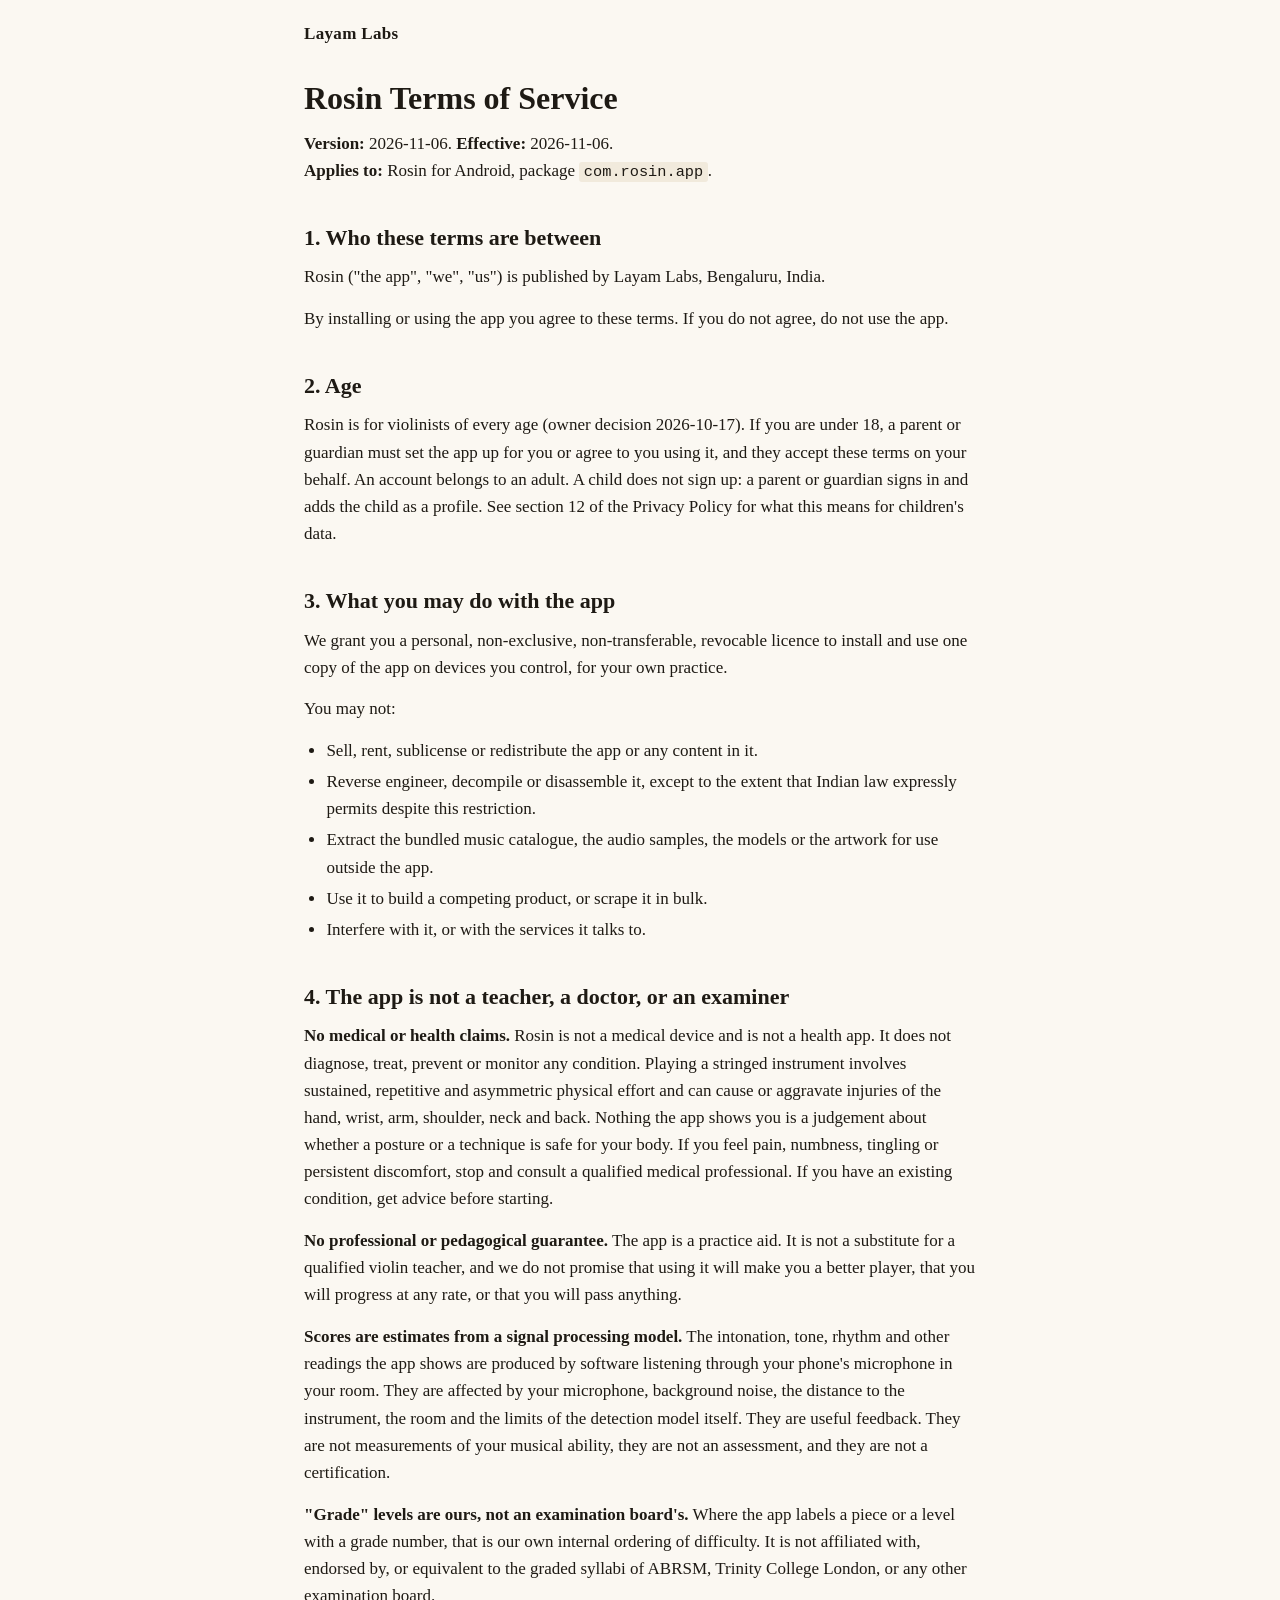
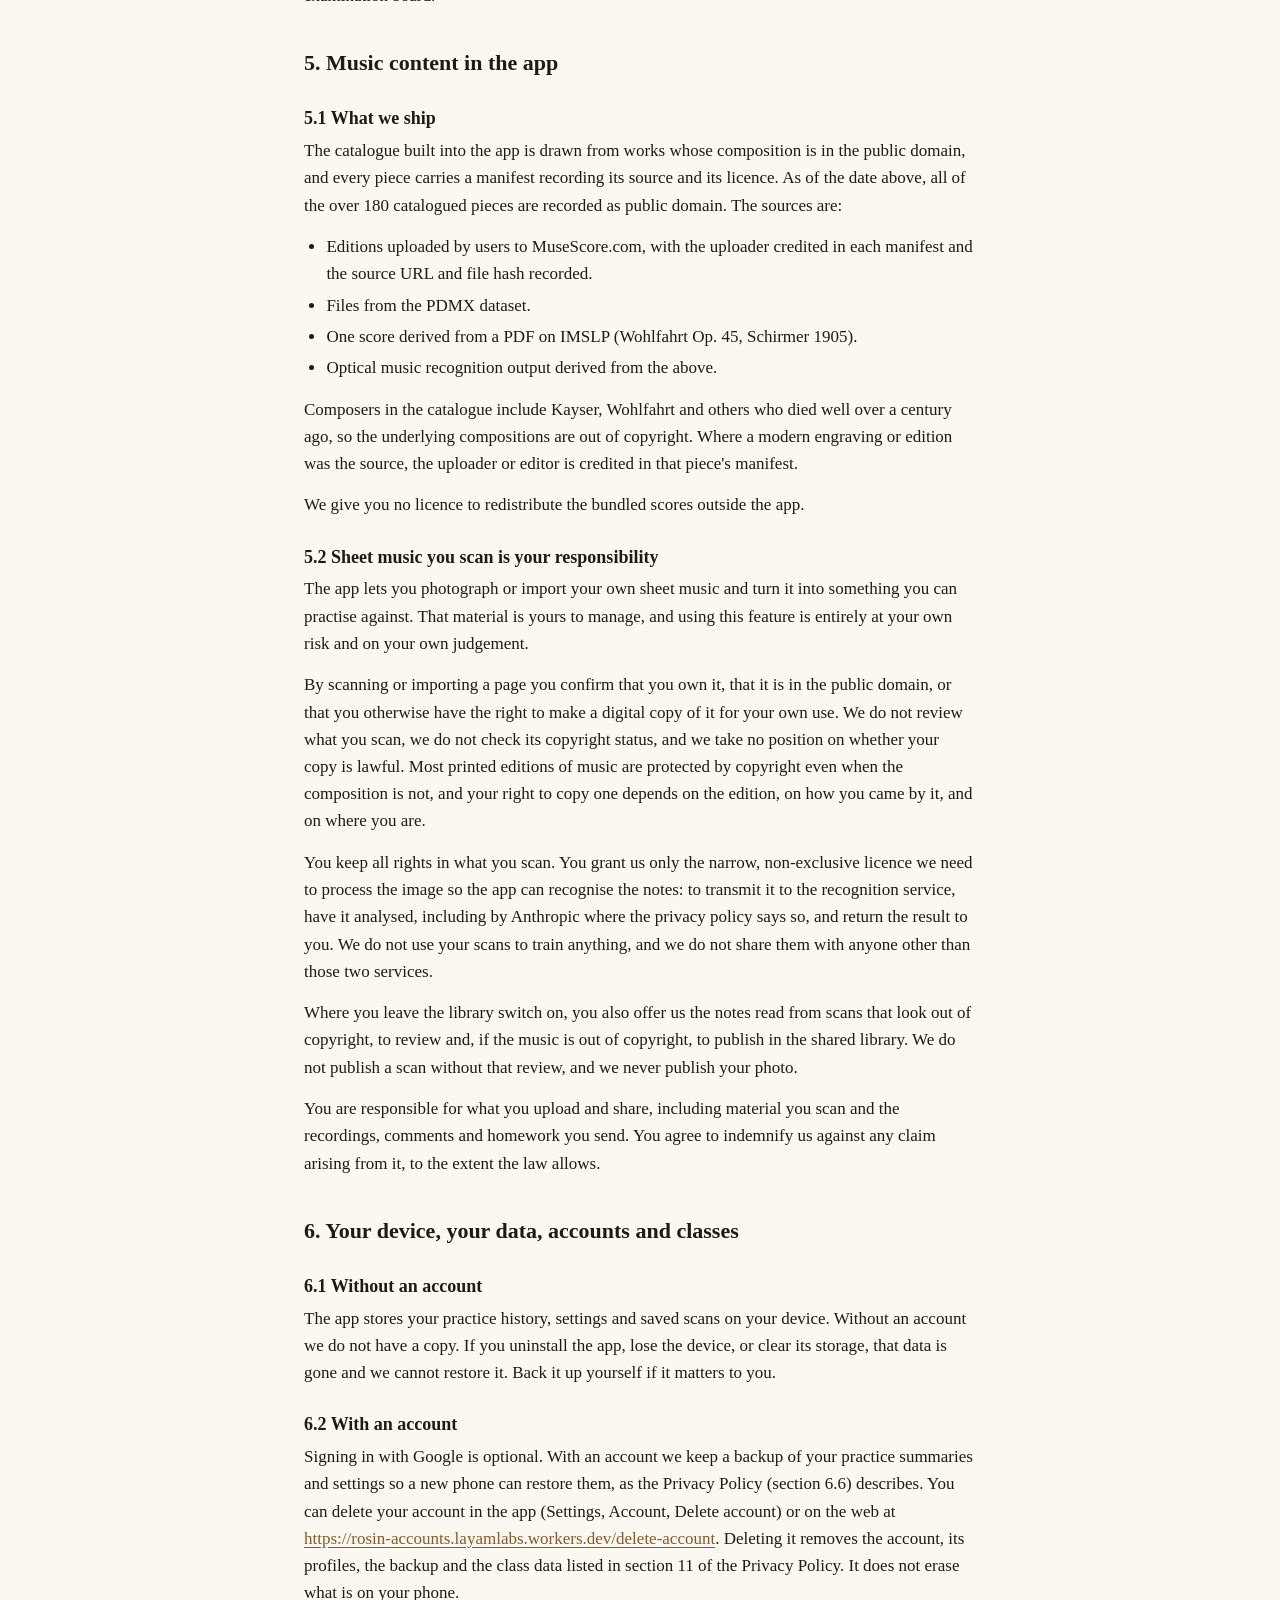
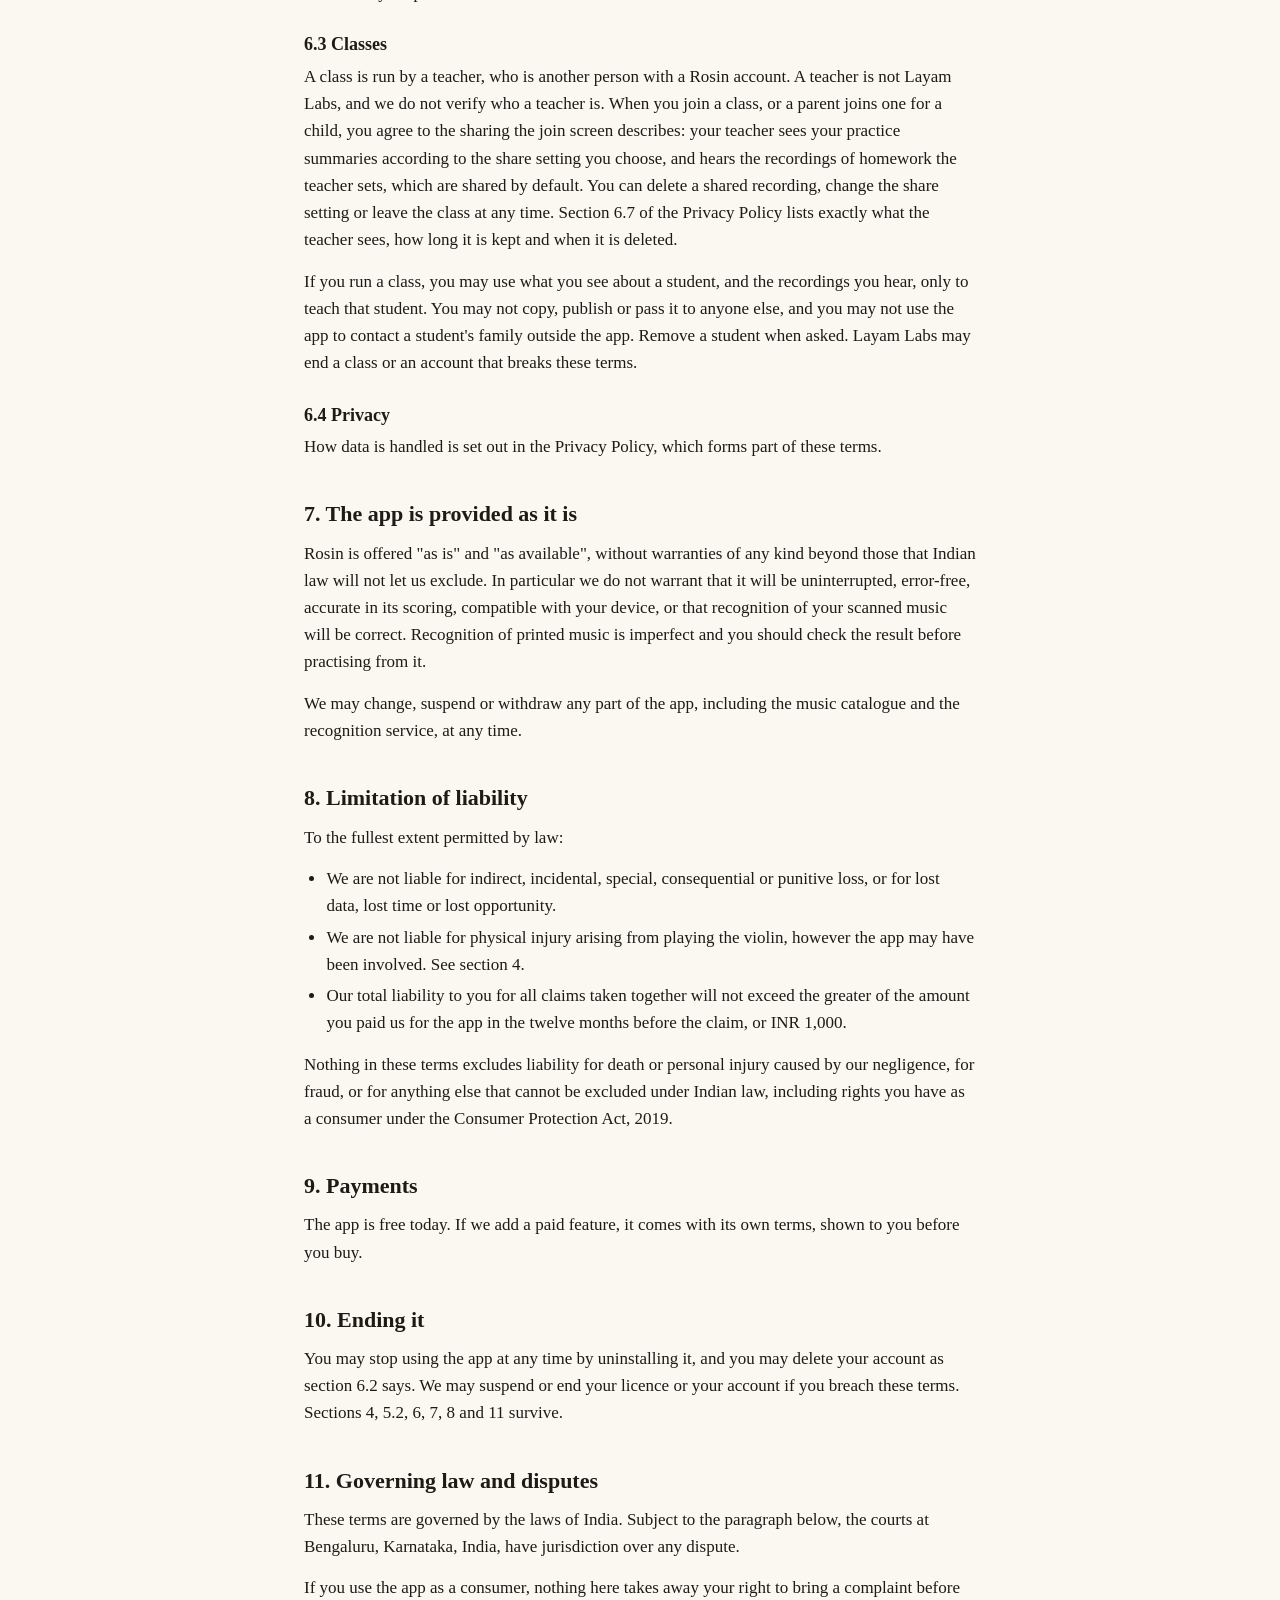
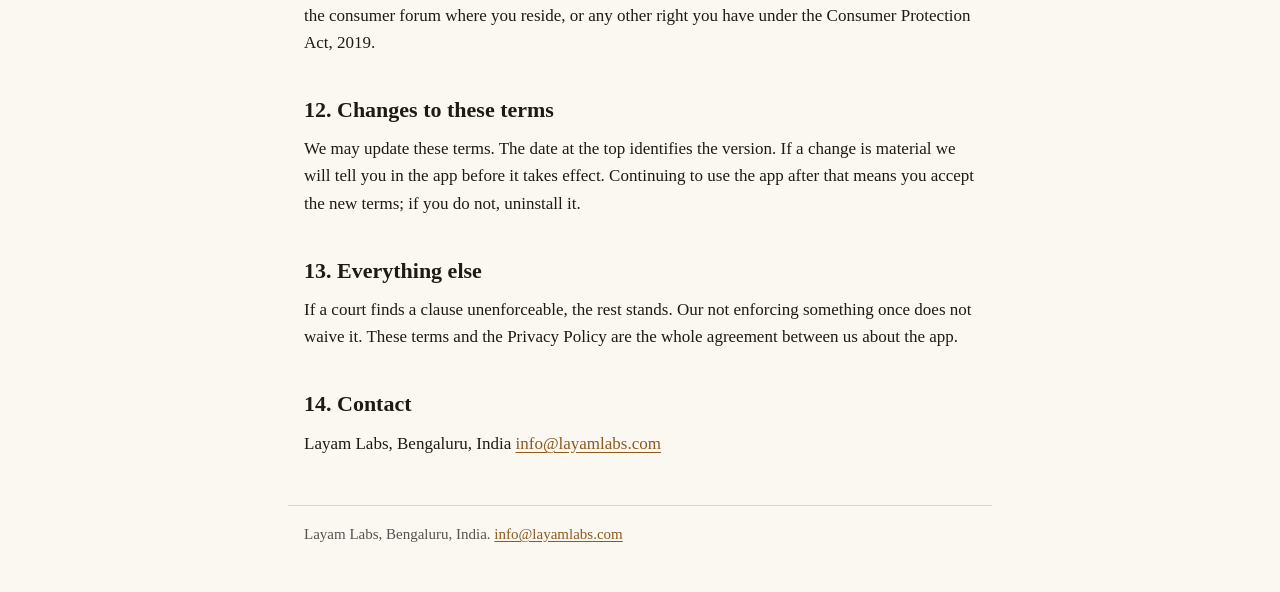
<file: terms/index.html>
<!doctype html>
<html lang="en">
<head>
<meta charset="utf-8">
<meta name="viewport" content="width=device-width, initial-scale=1">
<title>Rosin Terms of Service, Layam Labs</title>
<meta name="description" content="The terms for using the Rosin violin practice app.">
<link rel="stylesheet" href="../styles.css">
</head>
<body>
<!-- Generated from docs/legal/terms-of-service-draft.md by scripts/legal/build-policy-page.mjs. Edit the markdown, not this file. -->
<header class="site"><a class="brand" href="../">Layam Labs</a></header>
<main class="doc">
<h1>Rosin Terms of Service</h1>
<p><strong>Version:</strong> 2026-11-06. <strong>Effective:</strong> 2026-11-06.<br>
<strong>Applies to:</strong> Rosin for Android, package <code>com.rosin.app</code>.</p>
<h2 id="1-who-these-terms-are-between">1. Who these terms are between</h2>
<p>Rosin (&quot;the app&quot;, &quot;we&quot;, &quot;us&quot;) is published by Layam Labs, Bengaluru, India.</p>
<p>By installing or using the app you agree to these terms. If you do not agree, do not use the app.</p>
<h2 id="2-age">2. Age</h2>
<p>Rosin is for violinists of every age (owner decision 2026-10-17). If you are under 18, a parent or guardian must set the app up for you or agree to you using it, and they accept these terms on your behalf. An account belongs to an adult. A child does not sign up: a parent or guardian signs in and adds the child as a profile. See section 12 of the Privacy Policy for what this means for children's data.</p>
<h2 id="3-what-you-may-do-with-the-app">3. What you may do with the app</h2>
<p>We grant you a personal, non-exclusive, non-transferable, revocable licence to install and use one copy of the app on devices you control, for your own practice.</p>
<p>You may not:</p>
<ul>
<li>Sell, rent, sublicense or redistribute the app or any content in it.</li>
<li>Reverse engineer, decompile or disassemble it, except to the extent that Indian law expressly permits despite this restriction.</li>
<li>Extract the bundled music catalogue, the audio samples, the models or the artwork for use outside the app.</li>
<li>Use it to build a competing product, or scrape it in bulk.</li>
<li>Interfere with it, or with the services it talks to.</li>
</ul>
<h2 id="4-the-app-is-not-a-teacher-a-doctor-or-an-examiner">4. The app is not a teacher, a doctor, or an examiner</h2>
<p><strong>No medical or health claims.</strong> Rosin is not a medical device and is not a health app. It does not diagnose, treat, prevent or monitor any condition. Playing a stringed instrument involves sustained, repetitive and asymmetric physical effort and can cause or aggravate injuries of the hand, wrist, arm, shoulder, neck and back. Nothing the app shows you is a judgement about whether a posture or a technique is safe for your body. If you feel pain, numbness, tingling or persistent discomfort, stop and consult a qualified medical professional. If you have an existing condition, get advice before starting.</p>
<p><strong>No professional or pedagogical guarantee.</strong> The app is a practice aid. It is not a substitute for a qualified violin teacher, and we do not promise that using it will make you a better player, that you will progress at any rate, or that you will pass anything.</p>
<p><strong>Scores are estimates from a signal processing model.</strong> The intonation, tone, rhythm and other readings the app shows are produced by software listening through your phone's microphone in your room. They are affected by your microphone, background noise, the distance to the instrument, the room and the limits of the detection model itself. They are useful feedback. They are not measurements of your musical ability, they are not an assessment, and they are not a certification.</p>
<p><strong>&quot;Grade&quot; levels are ours, not an examination board's.</strong> Where the app labels a piece or a level with a grade number, that is our own internal ordering of difficulty. It is not affiliated with, endorsed by, or equivalent to the graded syllabi of ABRSM, Trinity College London, or any other examination board.</p>
<h2 id="5-music-content-in-the-app">5. Music content in the app</h2>
<h3 id="5-1-what-we-ship">5.1 What we ship</h3>
<p>The catalogue built into the app is drawn from works whose composition is in the public domain, and every piece carries a manifest recording its source and its licence. As of the date above, all of the over 180 catalogued pieces are recorded as public domain. The sources are:</p>
<ul>
<li>Editions uploaded by users to MuseScore.com, with the uploader credited in each manifest and the source URL and file hash recorded.</li>
<li>Files from the PDMX dataset.</li>
<li>One score derived from a PDF on IMSLP (Wohlfahrt Op. 45, Schirmer 1905).</li>
<li>Optical music recognition output derived from the above.</li>
</ul>
<p>Composers in the catalogue include Kayser, Wohlfahrt and others who died well over a century ago, so the underlying compositions are out of copyright. Where a modern engraving or edition was the source, the uploader or editor is credited in that piece's manifest.</p>
<p>We give you no licence to redistribute the bundled scores outside the app.</p>
<h3 id="5-2-sheet-music-you-scan-is-your-responsibility">5.2 Sheet music you scan is your responsibility</h3>
<p>The app lets you photograph or import your own sheet music and turn it into something you can practise against. That material is yours to manage, and using this feature is entirely at your own risk and on your own judgement.</p>
<p>By scanning or importing a page you confirm that you own it, that it is in the public domain, or that you otherwise have the right to make a digital copy of it for your own use. We do not review what you scan, we do not check its copyright status, and we take no position on whether your copy is lawful. Most printed editions of music are protected by copyright even when the composition is not, and your right to copy one depends on the edition, on how you came by it, and on where you are.</p>
<p>You keep all rights in what you scan. You grant us only the narrow, non-exclusive licence we need to process the image so the app can recognise the notes: to transmit it to the recognition service, have it analysed, including by Anthropic where the privacy policy says so, and return the result to you. We do not use your scans to train anything, and we do not share them with anyone other than those two services.</p>
<p>Where you leave the library switch on, you also offer us the notes read from scans that look out of copyright, to review and, if the music is out of copyright, to publish in the shared library. We do not publish a scan without that review, and we never publish your photo.</p>
<p>You are responsible for what you upload and share, including material you scan and the recordings, comments and homework you send. You agree to indemnify us against any claim arising from it, to the extent the law allows.</p>
<h2 id="6-your-device-your-data-accounts-and-classes">6. Your device, your data, accounts and classes</h2>
<h3 id="6-1-without-an-account">6.1 Without an account</h3>
<p>The app stores your practice history, settings and saved scans on your device. Without an account we do not have a copy. If you uninstall the app, lose the device, or clear its storage, that data is gone and we cannot restore it. Back it up yourself if it matters to you.</p>
<h3 id="6-2-with-an-account">6.2 With an account</h3>
<p>Signing in with Google is optional. With an account we keep a backup of your practice summaries and settings so a new phone can restore them, as the Privacy Policy (section 6.6) describes. You can delete your account in the app (Settings, Account, Delete account) or on the web at <a href="https://rosin-accounts.layamlabs.workers.dev/delete-account">https://rosin-accounts.layamlabs.workers.dev/delete-account</a>. Deleting it removes the account, its profiles, the backup and the class data listed in section 11 of the Privacy Policy. It does not erase what is on your phone.</p>
<h3 id="6-3-classes">6.3 Classes</h3>
<p>A class is run by a teacher, who is another person with a Rosin account. A teacher is not Layam Labs, and we do not verify who a teacher is. When you join a class, or a parent joins one for a child, you agree to the sharing the join screen describes: your teacher sees your practice summaries according to the share setting you choose, and hears the recordings of homework the teacher sets, which are shared by default. You can delete a shared recording, change the share setting or leave the class at any time. Section 6.7 of the Privacy Policy lists exactly what the teacher sees, how long it is kept and when it is deleted.</p>
<p>If you run a class, you may use what you see about a student, and the recordings you hear, only to teach that student. You may not copy, publish or pass it to anyone else, and you may not use the app to contact a student's family outside the app. Remove a student when asked. Layam Labs may end a class or an account that breaks these terms.</p>
<h3 id="6-4-privacy">6.4 Privacy</h3>
<p>How data is handled is set out in the Privacy Policy, which forms part of these terms.</p>
<h2 id="7-the-app-is-provided-as-it-is">7. The app is provided as it is</h2>
<p>Rosin is offered &quot;as is&quot; and &quot;as available&quot;, without warranties of any kind beyond those that Indian law will not let us exclude. In particular we do not warrant that it will be uninterrupted, error-free, accurate in its scoring, compatible with your device, or that recognition of your scanned music will be correct. Recognition of printed music is imperfect and you should check the result before practising from it.</p>
<p>We may change, suspend or withdraw any part of the app, including the music catalogue and the recognition service, at any time.</p>
<h2 id="8-limitation-of-liability">8. Limitation of liability</h2>
<p>To the fullest extent permitted by law:</p>
<ul>
<li>We are not liable for indirect, incidental, special, consequential or punitive loss, or for lost data, lost time or lost opportunity.</li>
<li>We are not liable for physical injury arising from playing the violin, however the app may have been involved. See section 4.</li>
<li>Our total liability to you for all claims taken together will not exceed the greater of the amount you paid us for the app in the twelve months before the claim, or INR 1,000.</li>
</ul>
<p>Nothing in these terms excludes liability for death or personal injury caused by our negligence, for fraud, or for anything else that cannot be excluded under Indian law, including rights you have as a consumer under the Consumer Protection Act, 2019.</p>
<h2 id="9-payments">9. Payments</h2>
<p>The app is free today. If we add a paid feature, it comes with its own terms, shown to you before you buy.</p>
<h2 id="10-ending-it">10. Ending it</h2>
<p>You may stop using the app at any time by uninstalling it, and you may delete your account as section 6.2 says. We may suspend or end your licence or your account if you breach these terms. Sections 4, 5.2, 6, 7, 8 and 11 survive.</p>
<h2 id="11-governing-law-and-disputes">11. Governing law and disputes</h2>
<p>These terms are governed by the laws of India. Subject to the paragraph below, the courts at Bengaluru, Karnataka, India, have jurisdiction over any dispute.</p>
<p>If you use the app as a consumer, nothing here takes away your right to bring a complaint before the consumer forum where you reside, or any other right you have under the Consumer Protection Act, 2019.</p>
<h2 id="12-changes-to-these-terms">12. Changes to these terms</h2>
<p>We may update these terms. The date at the top identifies the version. If a change is material we will tell you in the app before it takes effect. Continuing to use the app after that means you accept the new terms; if you do not, uninstall it.</p>
<h2 id="13-everything-else">13. Everything else</h2>
<p>If a court finds a clause unenforceable, the rest stands. Our not enforcing something once does not waive it. These terms and the Privacy Policy are the whole agreement between us about the app.</p>
<h2 id="14-contact">14. Contact</h2>
<p>Layam Labs, Bengaluru, India <a href="mailto:info@layamlabs.com">info@layamlabs.com</a></p>
</main>
<footer class="site"><p>Layam Labs, Bengaluru, India. <a href="mailto:info@layamlabs.com">info@layamlabs.com</a></p></footer>
</body>
</html>
</file>
<file: styles.css>
/* Layam Labs site. No web fonts, no scripts, no outside requests. */
:root {
  --bg: #fbf8f2;
  --fg: #1e1a14;
  --muted: #5b5247;
  --rule: #ddd3c3;
  --accent: #8a5a1f;
  --code-bg: #f1eadc;
  color-scheme: light dark;
}
@media (prefers-color-scheme: dark) {
  :root {
    --bg: #14110e;
    --fg: #ece4d6;
    --muted: #b3a895;
    --rule: #3a322a;
    --accent: #e0aa5c;
    --code-bg: #241e18;
  }
}
* { box-sizing: border-box; }
html { -webkit-text-size-adjust: 100%; }
body {
  margin: 0;
  background: var(--bg);
  color: var(--fg);
  font-family: Georgia, "Times New Roman", serif;
  font-size: 1.0625rem;
  line-height: 1.6;
}
a { color: var(--accent); text-underline-offset: 0.15em; }
a:focus-visible { outline: 3px solid var(--accent); outline-offset: 2px; }
header.site, footer.site, main {
  max-width: 44rem;
  margin: 0 auto;
  padding: 0 16px;
}
header.site { padding-top: 1.25rem; padding-bottom: 0.5rem; }
.brand { font-weight: bold; text-decoration: none; color: var(--fg); letter-spacing: 0.02em; }
footer.site {
  margin-top: 3rem;
  padding-top: 1rem;
  padding-bottom: 2rem;
  border-top: 1px solid var(--rule);
  color: var(--muted);
  font-size: 0.9375rem;
}
h1 { font-size: 2rem; line-height: 1.2; margin: 1.5rem 0 0.75rem; }
h2 { font-size: 1.375rem; margin: 2.25rem 0 0.5rem; }
h3 { font-size: 1.125rem; margin: 1.5rem 0 0.25rem; }
p, ul, ol { margin: 0 0 0.9rem; }
ul, ol { padding-left: 1.4rem; }
li { margin: 0.25rem 0; }
code {
  font-family: ui-monospace, Menlo, Consolas, monospace;
  font-size: 0.9em;
  background: var(--code-bg);
  padding: 0.05em 0.3em;
  border-radius: 3px;
  overflow-wrap: anywhere;
}
blockquote {
  margin: 1rem 0;
  padding: 0.25rem 1rem;
  border-left: 4px solid var(--accent);
  background: var(--code-bg);
}
.table { overflow-x: auto; margin: 0 0 1rem; }
table { border-collapse: collapse; width: 100%; font-size: 0.9375rem; }
th, td { text-align: left; vertical-align: top; padding: 0.45rem 0.5rem; border-bottom: 1px solid var(--rule); }
th { border-bottom-width: 2px; }
.lead { font-size: 1.1875rem; color: var(--muted); }
</file>
